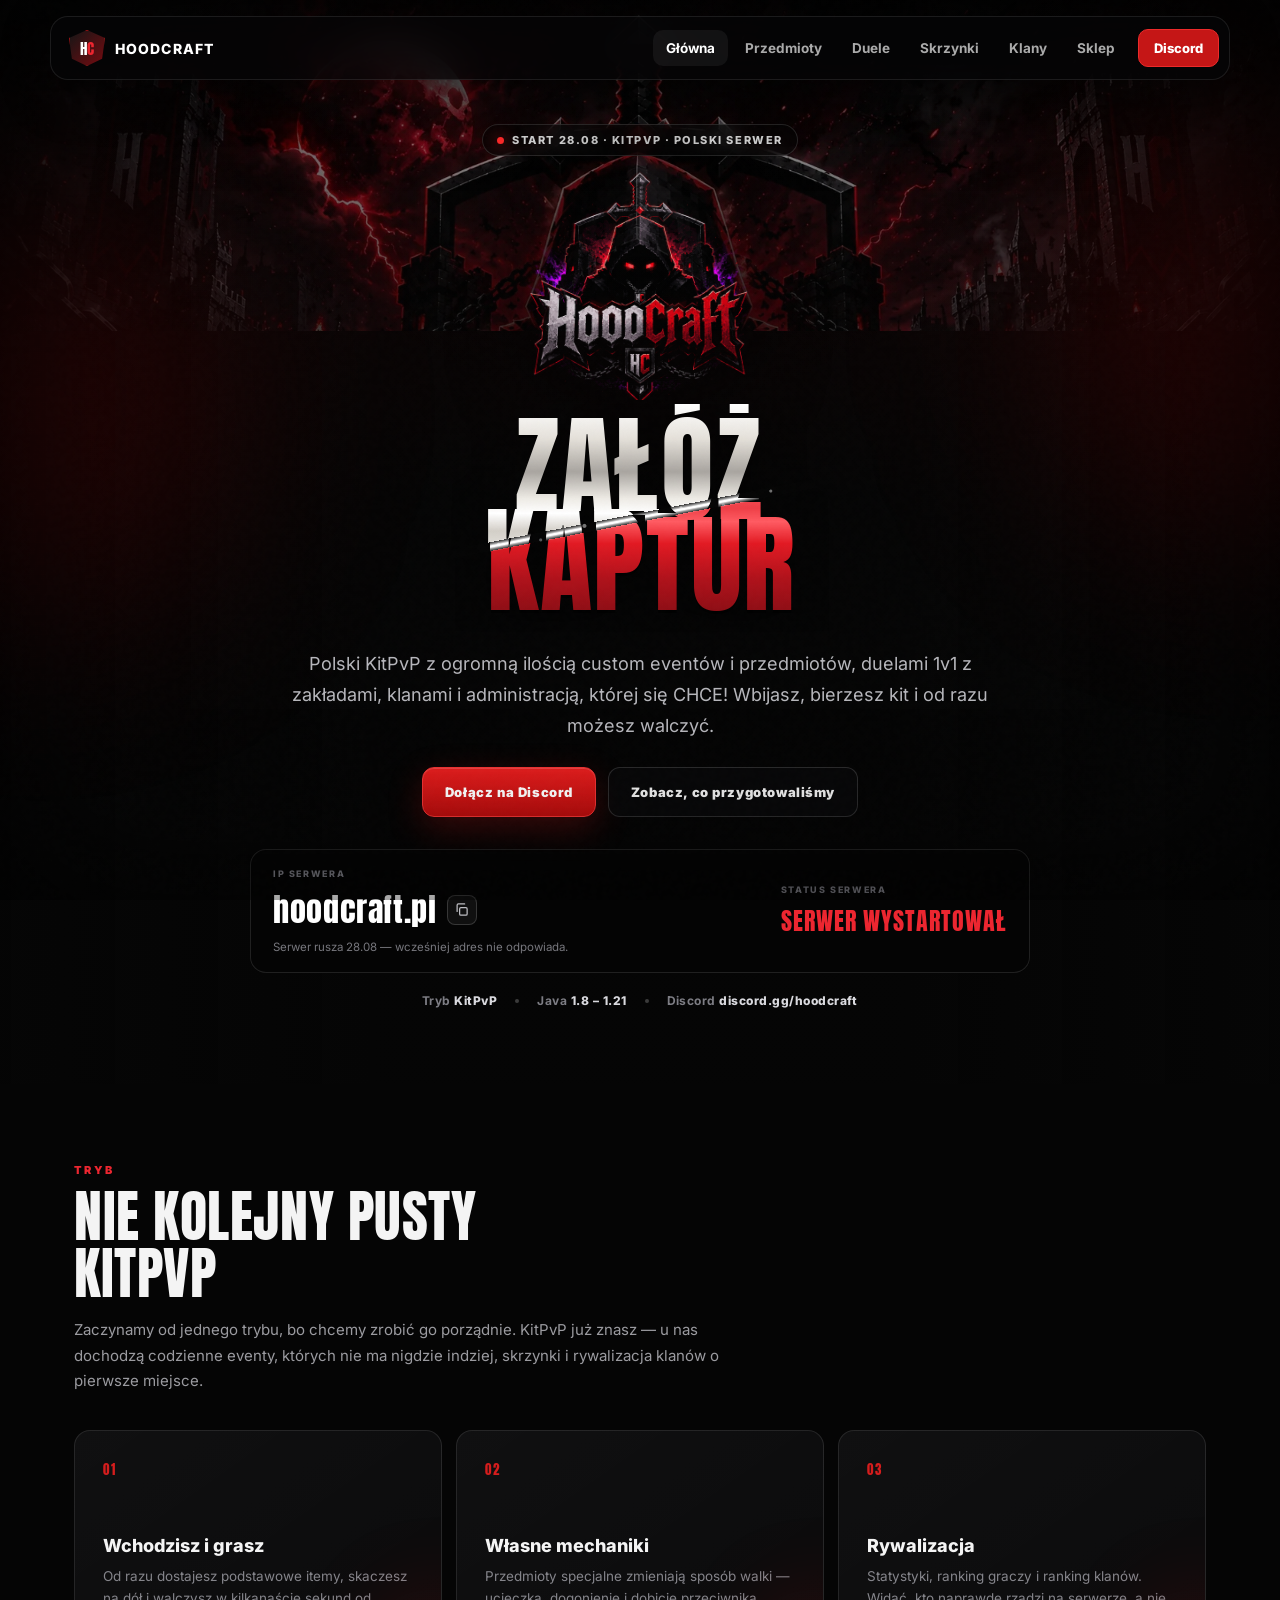
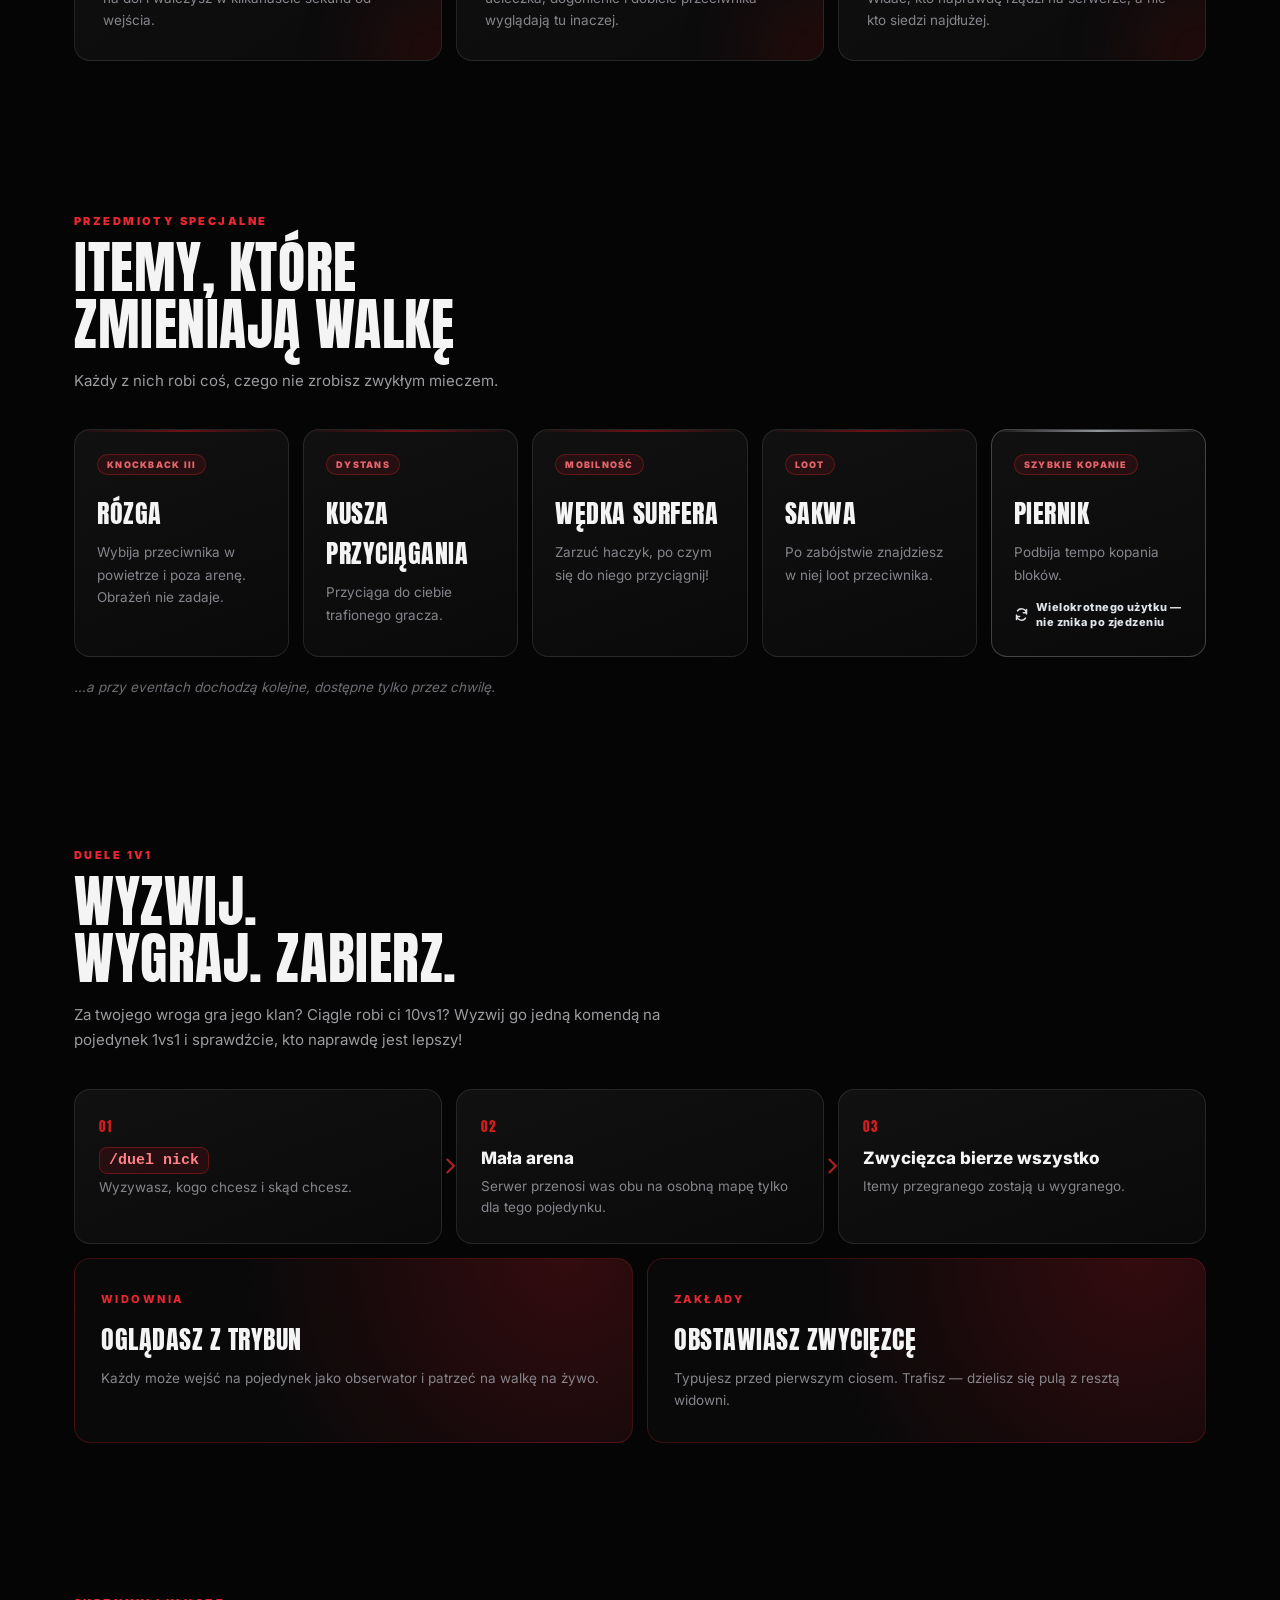
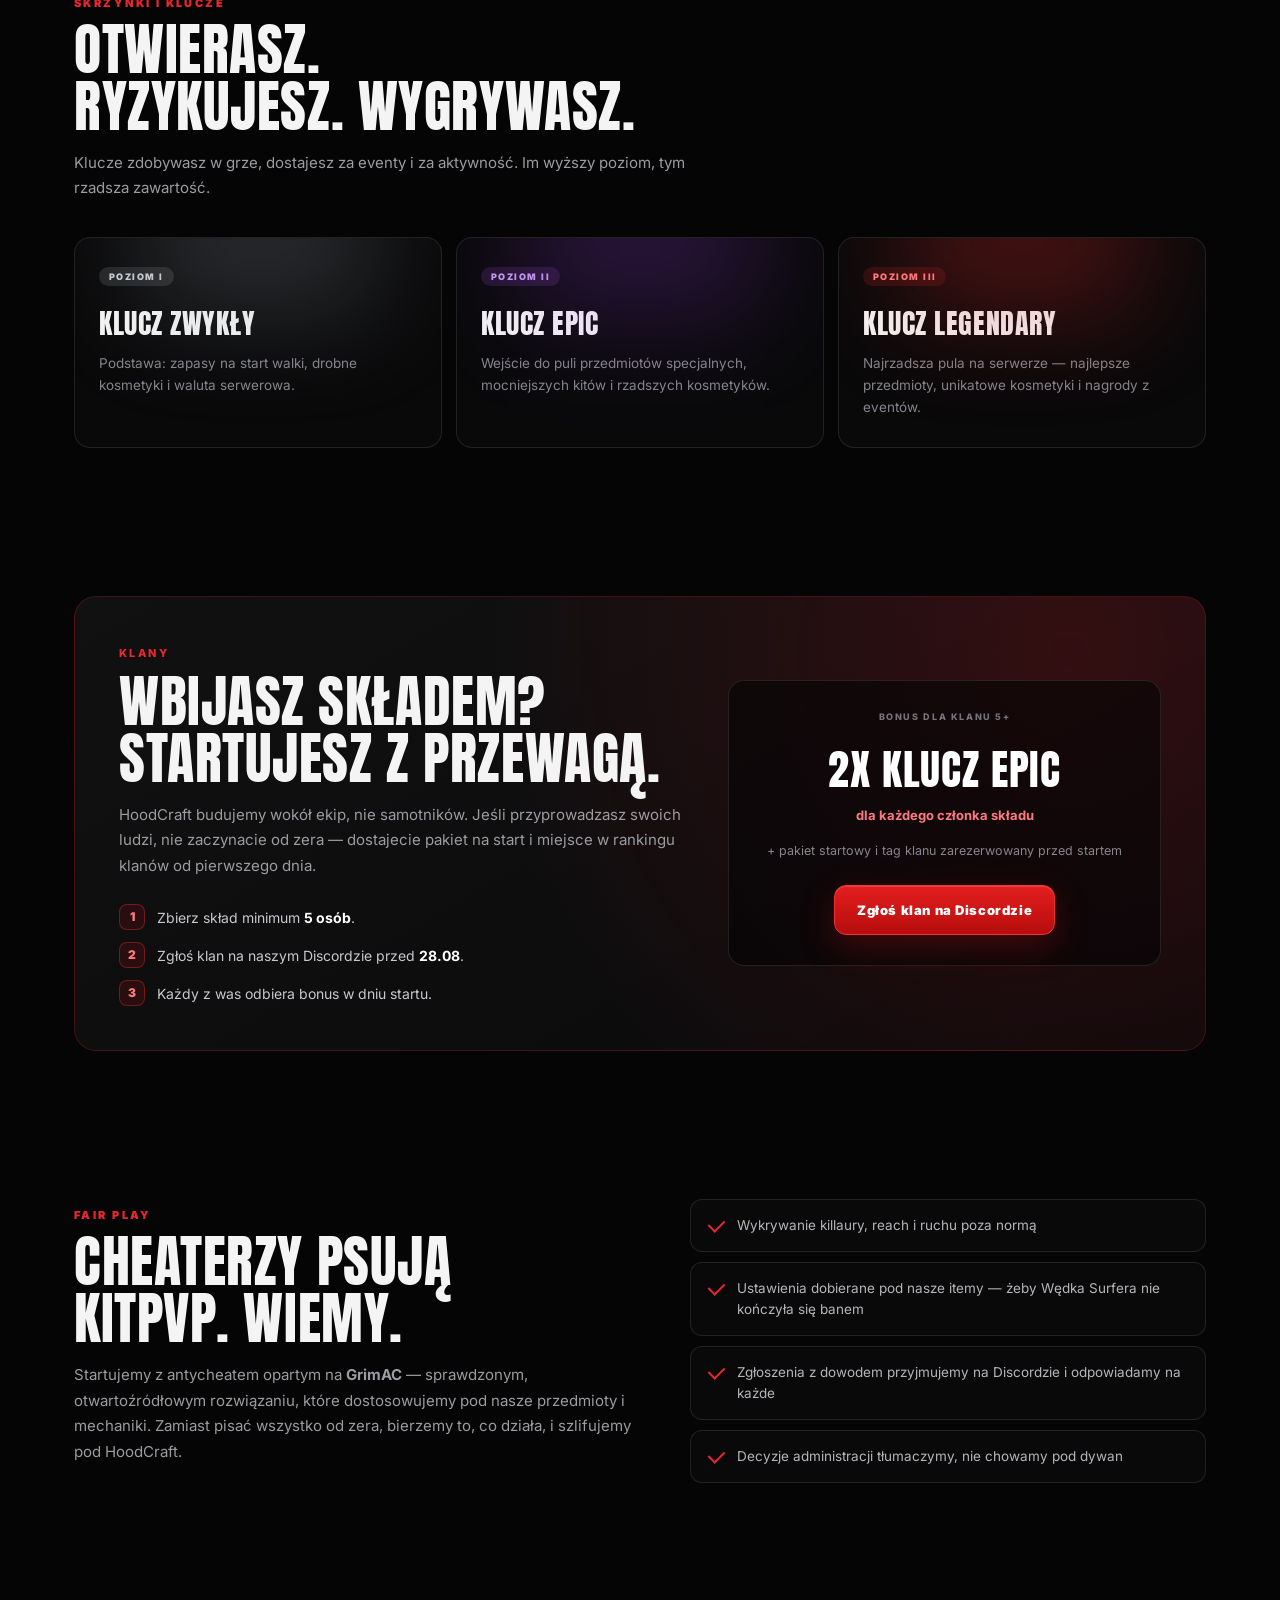
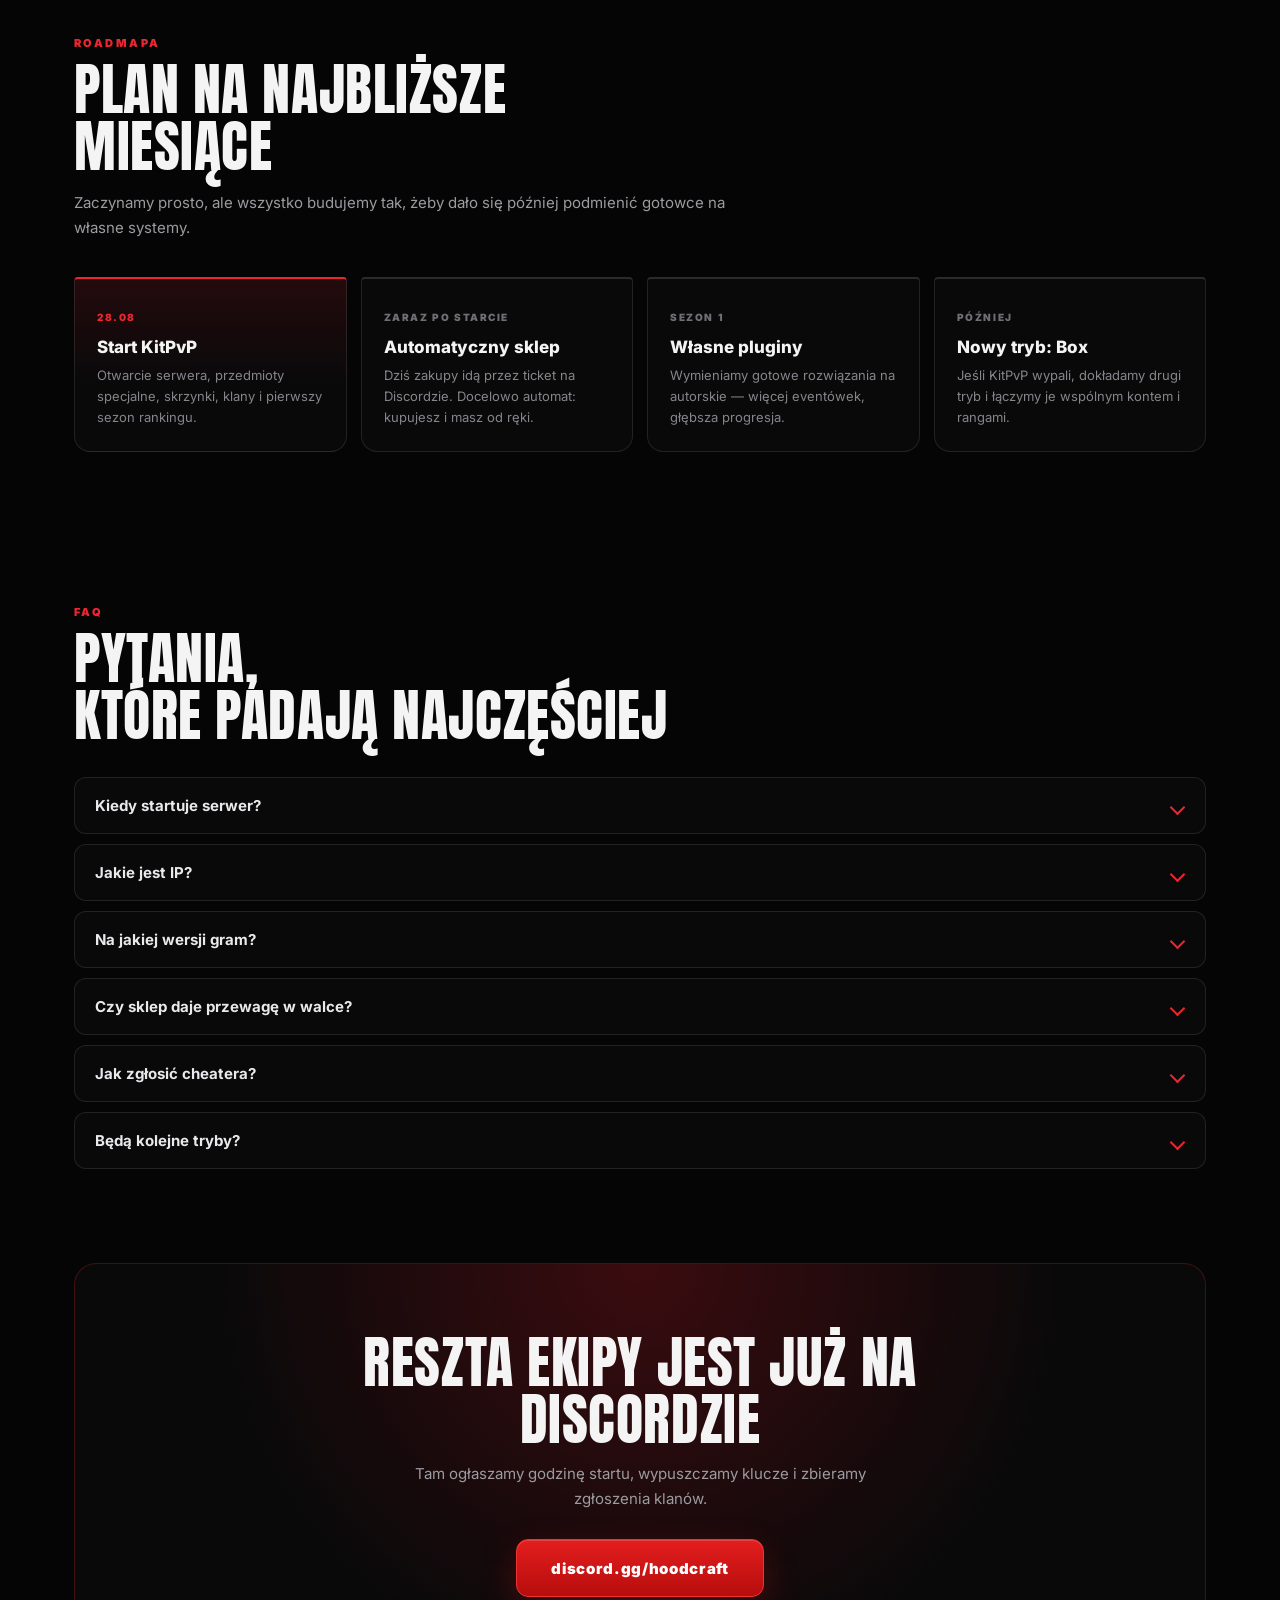
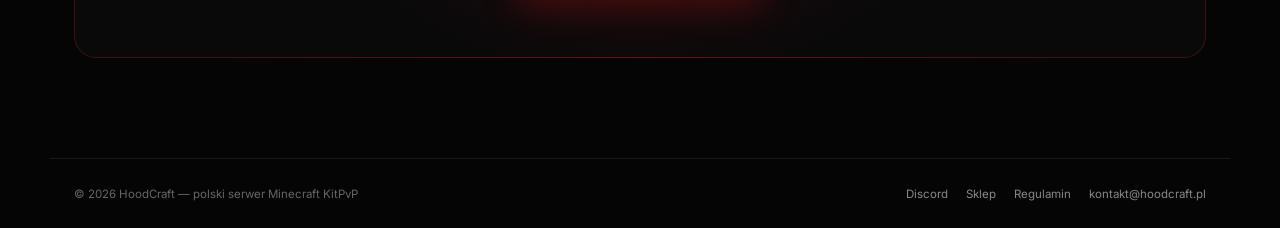
<file: index.html>
<!DOCTYPE html>
<html lang="pl">
<head>
<meta charset="utf-8">
<meta name="viewport" content="width=device-width, initial-scale=1">
<title>HoodCraft — polski KitPvP | Start 28.08</title>
<meta name="description" content="HoodCraft — polski serwer Minecraft KitPvP z własnymi eventami, przedmiotami, skrzynkami, duelami 1v1 z zakładami i klanami. Start 28.08, IP: hoodcraft.pl">
<meta name="theme-color" content="#050505">
<link rel="canonical" href="https://hoodcraft.pl/">

<meta property="og:type" content="website">
<meta property="og:url" content="https://hoodcraft.pl/">
<meta property="og:title" content="HoodCraft — polski KitPvP | Start 28.08">
<meta property="og:description" content="Własne przedmioty, skrzynki, duele 1v1 z widownią i zakładami oraz wojna klanów. Start 28.08.">
<meta property="og:image" content="https://hoodcraft.pl/assets/og-image.jpg">
<meta property="og:image:width" content="1200">
<meta property="og:image:height" content="630">
<meta property="og:image:alt" content="HoodCraft — polski serwer Minecraft KitPvP">
<meta property="og:locale" content="pl_PL">
<meta name="twitter:card" content="summary_large_image">

<link rel="icon" href="assets/favicon.svg" type="image/svg+xml">
<link rel="apple-touch-icon" href="assets/apple-touch-icon.png">

<link rel="preload" as="font" type="font/woff2" href="assets/fonts/anton-latin.woff2" crossorigin>
<link rel="preload" as="font" type="font/woff2" href="assets/fonts/anton-latin-ext.woff2" crossorigin>
<link rel="preload" as="font" type="font/woff2" href="assets/fonts/inter-latin.woff2" crossorigin>
<link rel="preload" as="image" href="assets/hero.webp" fetchpriority="high">
<link rel="stylesheet" href="style.css">
</head>
<body>
<div class="noise" aria-hidden="true"></div>

<a class="skip-link" href="#tresc">Przejdź do treści</a>

<div class="nav-wrap">
  <nav class="nav" aria-label="Nawigacja główna">
    <a class="brand" href="#glowna" data-tab="glowna">
      <span class="brand-mark" aria-hidden="true">H<em>C</em></span>
      <span class="brand-name">HOODCRAFT</span>
    </a>

    <button class="nav-toggle" type="button" aria-expanded="false" aria-controls="nav-menu" aria-label="Menu">
      <span aria-hidden="true"></span><span aria-hidden="true"></span><span aria-hidden="true"></span>
    </button>

    <div class="nav-links" id="nav-menu">
      <button class="nav-link active" type="button" data-tab="glowna">Główna</button>
      <button class="nav-link" type="button" data-scroll="itemy">Przedmioty</button>
      <button class="nav-link" type="button" data-scroll="duele">Duele</button>
      <button class="nav-link" type="button" data-scroll="skrzynki">Skrzynki</button>
      <button class="nav-link" type="button" data-scroll="klany">Klany</button>
      <button class="nav-link" type="button" data-tab="sklep">Sklep</button>
      <a class="discord-mini" href="https://discord.gg/hoodcraft" target="_blank" rel="noopener">Discord</a>
    </div>
  </nav>
</div>

<main id="tresc">

<!-- ============ GŁÓWNA ============ -->
<div id="glowna" class="tab-page active">

  <section class="hero">
    <div class="hero-bg" aria-hidden="true"></div>
    <div class="hero-overlay" aria-hidden="true"></div>
    <div class="red-glow glow-left" aria-hidden="true"></div>
    <div class="red-glow glow-right" aria-hidden="true"></div>

    <div class="hero-content">
      <p class="status-pill"><span aria-hidden="true"></span>START 28.08 &middot; KITPVP &middot; POLSKI SERWER</p>

      <span class="hero-logo-wrap">
        <img class="hero-logo" src="assets/logo.png" alt="HoodCraft" width="520" height="520" fetchpriority="high">
      </span>

      <!--
        NAPIS PRZECIĘTY MIECZEM
        Trzy nałożone kopie tego samego tekstu:
          .cut__half--top  → wszystko NAD linią cięcia (srebro), odsunięte w lewo-górę
          .cut__half--bot  → wszystko POD linią cięcia (czerwień), odsunięte w prawo-dół
          .cut__half--edge → wąski pas dokładnie na linii cięcia (rozżarzona rana)
        Zmieniasz hasło? Wystarczy w pierwszej kopii — script.js zsynchronizuje resztę.
      -->
      <h1 class="hero-title cut">
        <span class="cut__half cut__half--top" data-cut-source>
          <span class="cut__line">ZAŁÓŻ</span>
          <span class="cut__line">KAPTUR</span>
        </span>
        <span class="cut__half cut__half--bot" aria-hidden="true">
          <span class="cut__line">ZAŁÓŻ</span>
          <span class="cut__line">KAPTUR</span>
        </span>
        <span class="cut__half cut__half--edge" aria-hidden="true">
          <span class="cut__line">ZAŁÓŻ</span>
          <span class="cut__line">KAPTUR</span>
        </span>
        <span class="cut__spark" aria-hidden="true"></span>
      </h1>

      <p class="lead">
        Polski KitPvP z ogromną ilością custom eventów i przedmiotów, duelami 1v1 z zakładami, klanami i administracją, której się CHCE!
        Wbijasz, bierzesz kit i od razu możesz walczyć.
      </p>

      <div class="actions">
        <a class="btn btn-primary" href="https://discord.gg/hoodcraft" target="_blank" rel="noopener">Dołącz na Discord</a>
        <button class="btn btn-ghost" type="button" data-scroll="itemy">Zobacz, co przygotowaliśmy</button>
      </div>

      <div class="ip-box">
        <div class="ip-main">
          <span class="kicker">IP SERWERA</span>
          <button class="ip-copy" type="button" data-copy="hoodcraft.pl" aria-label="Skopiuj adres IP hoodcraft.pl">
            <strong>hoodcraft.pl</strong>
            <span class="ip-copy-icon" aria-hidden="true">
              <svg viewBox="0 0 24 24" fill="none" stroke="currentColor" stroke-width="2" stroke-linecap="round" stroke-linejoin="round">
                <rect x="9" y="9" width="12" height="12" rx="2"></rect>
                <path d="M5 15V5a2 2 0 0 1 2-2h10"></path>
              </svg>
            </span>
          </button>
          <span class="ip-note">Serwer rusza 28.08 — wcześniej adres nie odpowiada.</span>
        </div>

        <div class="countdown" data-deadline="2026-08-28T18:00:00+02:00" aria-live="polite">
          <span class="kicker">DO STARTU ZOSTAŁO</span>
          <div class="countdown-grid">
            <div><b data-cd="d">--</b><i>DNI</i></div>
            <div><b data-cd="h">--</b><i>GODZ</i></div>
            <div><b data-cd="m">--</b><i>MIN</i></div>
            <div><b data-cd="s">--</b><i>SEK</i></div>
          </div>
        </div>
      </div>

      <p class="server-strip">
        <span>Tryb <b>KitPvP</b></span>
        <span class="divider" aria-hidden="true"></span>
        <span>Java <b>1.8 – 1.21</b></span>
        <span class="divider" aria-hidden="true"></span>
        <span>Discord <b>discord.gg/hoodcraft</b></span>
      </p>
    </div>
  </section>

  <!-- ---- TRYB ---- -->
  <section class="below reveal" id="tryb">
    <div class="section-head">
      <span>TRYB</span>
      <h2>Nie kolejny pusty<br>KitPvP</h2>
      <p>
        Zaczynamy od jednego trybu, bo chcemy zrobić go porządnie. KitPvP już znasz — u nas dochodzą codzienne eventy, których nie ma nigdzie indziej, skrzynki i rywalizacja klanów o pierwsze miejsce.
      </p>
    </div>

    <div class="feature-grid">
      <article class="feature-card">
        <span class="num">01</span>
        <h3>Wchodzisz i grasz</h3>
        <p>Od razu dostajesz podstawowe itemy, skaczesz na dół i walczysz w kilkanaście sekund od wejścia.</p>
      </article>
      <article class="feature-card">
        <span class="num">02</span>
        <h3>Własne mechaniki</h3>
        <p>Przedmioty specjalne zmieniają sposób walki — ucieczka, dogonienie i dobicie przeciwnika wyglądają tu inaczej.</p>
      </article>
      <article class="feature-card">
        <span class="num">03</span>
        <h3>Rywalizacja</h3>
        <p>Statystyki, ranking graczy i ranking klanów. Widać, kto naprawdę rządzi na serwerze, a nie kto siedzi najdłużej.</p>
      </article>
    </div>
  </section>

  <!-- ---- PRZEDMIOTY ---- -->
  <section class="below reveal" id="itemy">
    <div class="section-head">
      <span>PRZEDMIOTY SPECJALNE</span>
      <h2>Itemy, które<br>zmieniają walkę</h2>
      <p>Każdy z nich robi coś, czego nie zrobisz zwykłym mieczem.</p>
    </div>

    <div class="item-grid">
      <article class="item-card">
        <span class="item-tag">KNOCKBACK III</span>
        <h3>Rózga</h3>
        <p>Wybija przeciwnika w powietrze i poza arenę. Obrażeń nie zadaje.</p>
      </article>
      <article class="item-card">
        <span class="item-tag">DYSTANS</span>
        <h3>Kusza Przyciągania</h3>
        <p>Przyciąga do ciebie trafionego gracza.</p>
      </article>
      <article class="item-card">
        <span class="item-tag">MOBILNOŚĆ</span>
        <h3>Wędka Surfera</h3>
        <p>Zarzuć haczyk, po czym się do niego przyciągnij!</p>
      </article>
      <article class="item-card">
        <span class="item-tag">LOOT</span>
        <h3>Sakwa</h3>
        <p>Po zabójstwie znajdziesz w niej loot przeciwnika.</p>
      </article>
      <article class="item-card item-card--reuse">
        <span class="item-tag">SZYBKIE KOPANIE</span>
        <h3>Piernik</h3>
        <p>Podbija tempo kopania bloków.</p>
        <span class="item-reuse">Wielokrotnego użytku — nie znika po zjedzeniu</span>
      </article>
    </div>

    <p class="item-more">…a przy eventach dochodzą kolejne, dostępne tylko przez chwilę.</p>
  </section>

  <!-- ---- DUELE ---- -->
  <section class="below reveal" id="duele">
    <div class="section-head">
      <span>DUELE 1V1</span>
      <h2>Wyzwij.<br>Wygraj. Zabierz.</h2>
      <p>Za twojego wroga gra jego klan? Ciągle robi ci 10vs1? Wyzwij go jedną komendą na pojedynek 1vs1 i sprawdźcie, kto naprawdę jest lepszy!</p>
    </div>

    <ol class="duel-flow">
      <li>
        <span class="duel-num">01</span>
        <h3><code>/duel nick</code></h3>
        <p>Wyzywasz, kogo chcesz i skąd chcesz.</p>
      </li>
      <li>
        <span class="duel-num">02</span>
        <h3>Mała arena</h3>
        <p>Serwer przenosi was obu na osobną mapę tylko dla tego pojedynku.</p>
      </li>
      <li>
        <span class="duel-num">03</span>
        <h3>Zwycięzca bierze wszystko</h3>
        <p>Itemy przegranego zostają u wygranego.</p>
      </li>
    </ol>

    <div class="duel-extra">
      <article>
        <span class="section-kicker">WIDOWNIA</span>
        <h3>Oglądasz z trybun</h3>
        <p>Każdy może wejść na pojedynek jako obserwator i patrzeć na walkę na żywo.</p>
      </article>
      <article>
        <span class="section-kicker">ZAKŁADY</span>
        <h3>Obstawiasz zwycięzcę</h3>
        <p>Typujesz przed pierwszym ciosem. Trafisz — dzielisz się pulą z resztą widowni.</p>
      </article>
    </div>
  </section>

  <!-- ---- SKRZYNKI ---- -->
  <section class="below reveal" id="skrzynki">
    <div class="section-head">
      <span>SKRZYNKI I KLUCZE</span>
      <h2>Otwierasz.<br>Ryzykujesz. Wygrywasz.</h2>
      <p>Klucze zdobywasz w grze, dostajesz za eventy i za aktywność. Im wyższy poziom, tym rzadsza zawartość.</p>
    </div>

    <div class="crate-grid">
      <article class="crate crate--common">
        <span class="crate-badge">POZIOM I</span>
        <h3>Klucz Zwykły</h3>
        <p>Podstawa: zapasy na start walki, drobne kosmetyki i waluta serwerowa.</p>
      </article>
      <article class="crate crate--epic">
        <span class="crate-badge">POZIOM II</span>
        <h3>Klucz Epic</h3>
        <p>Wejście do puli przedmiotów specjalnych, mocniejszych kitów i rzadszych kosmetyków.</p>
      </article>
      <article class="crate crate--legendary">
        <span class="crate-badge">POZIOM III</span>
        <h3>Klucz Legendary</h3>
        <p>Najrzadsza pula na serwerze — najlepsze przedmioty, unikatowe kosmetyki i nagrody z eventów.</p>
      </article>
    </div>
  </section>

  <!-- ---- KLANY ---- -->
  <section class="below reveal" id="klany">
    <div class="clan-panel">
      <div class="clan-copy">
        <span class="section-kicker">KLANY</span>
        <h2>Wbijasz składem?<br>Startujesz z przewagą.</h2>
        <p>
          HoodCraft budujemy wokół ekip, nie samotników. Jeśli przyprowadzasz swoich ludzi,
          nie zaczynacie od zera — dostajecie pakiet na start i miejsce w rankingu klanów od pierwszego dnia.
        </p>

        <ol class="clan-steps">
          <li><span class="step-no">1</span><span>Zbierz skład minimum <b>5 osób</b>.</span></li>
          <li><span class="step-no">2</span><span>Zgłoś klan na naszym Discordzie przed <b>28.08</b>.</span></li>
          <li><span class="step-no">3</span><span>Każdy z was odbiera bonus w dniu startu.</span></li>
        </ol>
      </div>

      <div class="clan-reward">
        <span class="kicker">BONUS DLA KLANU 5+</span>
        <p class="reward-big">2x Klucz Epic</p>
        <p class="reward-sub">dla każdego członka składu</p>
        <p class="reward-extra">+ pakiet startowy i tag klanu zarezerwowany przed startem</p>
        <a class="btn btn-primary" href="https://discord.gg/hoodcraft" target="_blank" rel="noopener">Zgłoś klan na Discordzie</a>
      </div>
    </div>
  </section>

  <!-- ---- FAIR PLAY ---- -->
  <section class="below reveal" id="fairplay">
    <div class="split">
      <div class="section-head">
        <span>FAIR PLAY</span>
        <h2>Cheaterzy psują<br>KitPvP. Wiemy.</h2>
        <p>
          Startujemy z antycheatem opartym na <b>GrimAC</b> — sprawdzonym, otwartoźródłowym rozwiązaniu,
          które dostosowujemy pod nasze przedmioty i mechaniki. Zamiast pisać wszystko od zera,
          bierzemy to, co działa, i szlifujemy pod HoodCraft.
        </p>
      </div>
      <ul class="check-list">
        <li>Wykrywanie killaury, reach i ruchu poza normą</li>
        <li>Ustawienia dobierane pod nasze itemy — żeby Wędka Surfera nie kończyła się banem</li>
        <li>Zgłoszenia z dowodem przyjmujemy na Discordzie i odpowiadamy na każde</li>
        <li>Decyzje administracji tłumaczymy, nie chowamy pod dywan</li>
      </ul>
    </div>
  </section>

  <!-- ---- ROADMAPA ---- -->
  <section class="below reveal" id="roadmapa">
    <div class="section-head">
      <span>ROADMAPA</span>
      <h2>Plan na najbliższe<br>miesiące</h2>
      <p>Zaczynamy prosto, ale wszystko budujemy tak, żeby dało się później podmienić gotowce na własne systemy.</p>
    </div>

    <ol class="roadmap">
      <li class="road-step is-now">
        <span class="road-when">28.08</span>
        <h3>Start KitPvP</h3>
        <p>Otwarcie serwera, przedmioty specjalne, skrzynki, klany i pierwszy sezon rankingu.</p>
      </li>
      <li class="road-step">
        <span class="road-when">Zaraz po starcie</span>
        <h3>Automatyczny sklep</h3>
        <p>Dziś zakupy idą przez ticket na Discordzie. Docelowo automat: kupujesz i masz od ręki.</p>
      </li>
      <li class="road-step">
        <span class="road-when">Sezon 1</span>
        <h3>Własne pluginy</h3>
        <p>Wymieniamy gotowe rozwiązania na autorskie — więcej eventówek, głębsza progresja.</p>
      </li>
      <li class="road-step">
        <span class="road-when">Później</span>
        <h3>Nowy tryb: Box</h3>
        <p>Jeśli KitPvP wypali, dokładamy drugi tryb i łączymy je wspólnym kontem i rangami.</p>
      </li>
    </ol>
  </section>

  <!-- ---- FAQ ---- -->
  <section class="below reveal" id="faq">
    <div class="section-head">
      <span>FAQ</span>
      <h2>Pytania,<br>które padają najczęściej</h2>
    </div>

    <div class="faq-list">
      <details>
        <summary>Kiedy startuje serwer?</summary>
        <p>28 sierpnia. Dokładną godzinę podamy na Discordzie kilka dni wcześniej.</p>
      </details>
      <details>
        <summary>Jakie jest IP?</summary>
        <p><b>hoodcraft.pl</b> — możesz je już dodać do listy serwerów, zacznie odpowiadać w dniu startu.</p>
      </details>
      <details>
        <summary>Na jakiej wersji gram?</summary>
        <p>Java Edition. Wpuszczamy klienty od 1.8 do 1.21, więc grasz na tym, na czym umiesz bić.</p>
      </details>
      <details>
        <summary>Czy sklep daje przewagę w walce?</summary>
        <p>W sklepie znajdziesz rangi, kosmetyki i klucze do skrzynek. Pilnujemy, żeby o wyniku pojedynku decydowała umiejętność, a nie kwota — przedmioty ze skrzynek zdobędziesz też grając.</p>
      </details>
      <details>
        <summary>Jak zgłosić cheatera?</summary>
        <p>Na Discordzie, na kanale zgłoszeń — nagranie albo screen mocno przyspiesza sprawę. Odpisujemy na każde zgłoszenie.</p>
      </details>
      <details>
        <summary>Będą kolejne tryby?</summary>
        <p>Tak. Kolejny w kolejce jest Box, ale dokładamy go dopiero wtedy, gdy KitPvP będzie stał solidnie.</p>
      </details>
    </div>
  </section>

  <!-- ---- CTA ---- -->
  <section class="cta-final reveal">
    <div class="cta-inner">
      <h2>Reszta ekipy jest już na Discordzie</h2>
      <p>Tam ogłaszamy godzinę startu, wypuszczamy klucze i zbieramy zgłoszenia klanów.</p>
      <a class="btn btn-primary btn-lg" href="https://discord.gg/hoodcraft" target="_blank" rel="noopener">discord.gg/hoodcraft</a>
    </div>
  </section>
</div>

<!-- ============ SKLEP ============ -->
<div id="sklep" class="tab-page">
  <section class="shop-page">
    <div class="shop-bg" aria-hidden="true"></div>

    <div class="shop-content">
      <span class="hc-badge" aria-hidden="true">H<em>C</em></span>

      <h1 class="cut cut--sm">
        <span class="cut__half cut__half--top" data-cut-source>
          <span class="cut__line">SKLEP</span>
          <span class="cut__line">SERWERA</span>
        </span>
        <span class="cut__half cut__half--bot" aria-hidden="true">
          <span class="cut__line">SKLEP</span>
          <span class="cut__line">SERWERA</span>
        </span>
        <span class="cut__half cut__half--edge" aria-hidden="true">
          <span class="cut__line">SKLEP</span>
          <span class="cut__line">SERWERA</span>
        </span>
      </h1>

      <p class="shop-intro">
        Zakupy prowadzimy przez <b>ticket na Discordzie</b>. Piszesz, co chcesz wziąć,
        dogadujemy płatność i dostajesz swoje w grze — bez automatu, za to z żywym człowiekiem
        po drugiej stronie.
      </p>

      <a class="btn btn-primary btn-lg" href="https://discord.gg/hoodcraft" target="_blank" rel="noopener">Otwórz ticket na Discordzie</a>

      <!-- ---- JAK KUPIĆ ---- -->
      <ol class="ticket-flow">
        <li>
          <span class="ticket-num">01</span>
          <h3>Wbij na Discord</h3>
          <p>discord.gg/hoodcraft — kanał <b>#sklep</b>.</p>
        </li>
        <li>
          <span class="ticket-num">02</span>
          <h3>Otwórz ticket</h3>
          <p>Napisz swój nick i co chcesz kupić. Odpisujemy zwykle w kilkanaście minut.</p>
        </li>
        <li>
          <span class="ticket-num">03</span>
          <h3>Płacisz i odbierasz</h3>
          <p>BLIK albo przelew. Ranga albo klucze lądują na koncie od razu po zaksięgowaniu.</p>
        </li>
      </ol>

      <!-- ---- RANGI ---- -->
      <div class="shop-section-head">
        <span class="section-kicker">RANGI</span>
        <h2>Cztery poziomy</h2>
      </div>

      <div class="rank-grid">
        <article class="rank rank--vip">
          <div class="rank-art">
            <img src="assets/sklep/vip.png" alt="Ranga VIP" loading="lazy" width="600" height="600">
          </div>
          <div class="rank-body">
            <h3>VIP</h3>
            <p class="rank-price">14,99 <span>zł</span></p>
            <ul>
              <li>Kolorowy prefix na czacie</li>
              <li>Podstawowe kosmetyki</li>
              <li>Wyróżnienie na liście graczy</li>
            </ul>
          </div>
        </article>

        <article class="rank rank--svip">
          <div class="rank-art">
            <img src="assets/sklep/svip.png" alt="Ranga SVIP" loading="lazy" width="600" height="600">
          </div>
          <div class="rank-body">
            <h3>SVIP</h3>
            <p class="rank-price">19,99 <span>zł</span></p>
            <ul>
              <li>Wszystko z VIP</li>
              <li>Dodatkowe zestawy startowe</li>
              <li>Specjalne komendy</li>
            </ul>
          </div>
        </article>

        <article class="rank rank--evip">
          <div class="rank-art">
            <img src="assets/sklep/evip.png" alt="Ranga EVIP" loading="lazy" width="600" height="600">
          </div>
          <div class="rank-body">
            <h3>EVIP</h3>
            <p class="rank-price">39,99 <span>zł</span></p>
            <ul>
              <li>Wszystko z SVIP</li>
              <li>Kosmetyki niedostępne niżej</li>
              <li>Pierwszeństwo wejścia na pełny serwer</li>
            </ul>
          </div>
        </article>

        <article class="rank rank--mvip">
          <div class="rank-art">
            <img src="assets/sklep/mvip.png" alt="Ranga MVIP" loading="lazy" width="600" height="600">
          </div>
          <div class="rank-body">
            <h3>MVIP</h3>
            <p class="rank-price">49,99 <span>zł</span></p>
            <ul>
              <li>Wszystko z EVIP</li>
              <li>Pełny zestaw komend</li>
              <li>Nagrody premium i efekty zabójstwa</li>
            </ul>
          </div>
        </article>
      </div>

      <!-- ---- KLUCZE ---- -->
      <div class="shop-section-head">
        <span class="section-kicker">KLUCZE DO SKRZYNEK</span>
        <h2>Otwierasz, ryzykujesz</h2>
      </div>

      <div class="key-panel">
        <div class="key-art">
          <img src="assets/sklep/klucz-legendarny.png" alt="Klucz Legendarny" loading="lazy" width="600" height="1000">
        </div>

        <div class="key-list">
          <article class="key key--rare">
            <div>
              <h3>Klucz Rzadki</h3>
              <p>Podstawowa pula: zapasy na start walki i drobne kosmetyki.</p>
            </div>
            <p class="key-price">0,49 <span>zł</span></p>
          </article>

          <article class="key key--epic">
            <div>
              <h3>Klucz Epicki</h3>
              <p>Rzadsza pula, w tym kosmetyki niedostępne w kluczu rzadkim.</p>
            </div>
            <p class="key-price">0,99 <span>zł</span></p>
          </article>

          <article class="key key--legendary">
            <div>
              <h3>Klucz Legendarny</h3>
              <p>Najrzadsza pula na serwerze — unikatowe kosmetyki i nagrody z eventów.</p>
            </div>
            <p class="key-price">1,99 <span>zł</span></p>
          </article>

          <p class="key-note">Klucze kupisz pojedynczo albo w pakietach — napisz w tickecie, ile potrzebujesz.</p>
        </div>
      </div>

      <!-- ---- INFO ---- -->
      <div class="shop-info">
        <div>
          <span class="kicker">PŁATNOŚĆ</span>
          <p>BLIK i przelew. Szczegóły dostajesz w tickecie.</p>
        </div>
        <div>
          <span class="kicker">CZAS REALIZACJI</span>
          <p>Ręcznie, zwykle tego samego dnia. Nie jesteśmy botem.</p>
        </div>
        <div>
          <span class="kicker">MASZ PYTANIE?</span>
          <p>Zapytaj w tickecie zanim zapłacisz. Od tego on jest.</p>
        </div>
      </div>

      <div class="actions">
        <a class="btn btn-primary" href="https://discord.gg/hoodcraft" target="_blank" rel="noopener">Otwórz ticket</a>
        <button class="btn btn-ghost back-link" type="button" data-tab="glowna">← Wróć na stronę główną</button>
      </div>

      <p class="shop-legal">
        Kupując, akceptujesz <a href="regulamin.html">regulamin sklepu</a>.
        Ceny w złotych, zawierają wszystkie należne opłaty.
      </p>
    </div>
  </section>
</div>

</main>

<footer>
  <span>© <span data-year>2026</span> HoodCraft — polski serwer Minecraft KitPvP</span>
  <span class="footer-links">
    <a href="https://discord.gg/hoodcraft" target="_blank" rel="noopener">Discord</a>
    <button type="button" data-tab="sklep">Sklep</button>
    <a href="regulamin.html">Regulamin</a>
    <a href="mailto:kontakt@hoodcraft.pl">kontakt@hoodcraft.pl</a>
  </span>
</footer>

<div class="toast" role="status" aria-live="polite"></div>

<script src="script.js" defer></script>
</body>
</html>
</file>
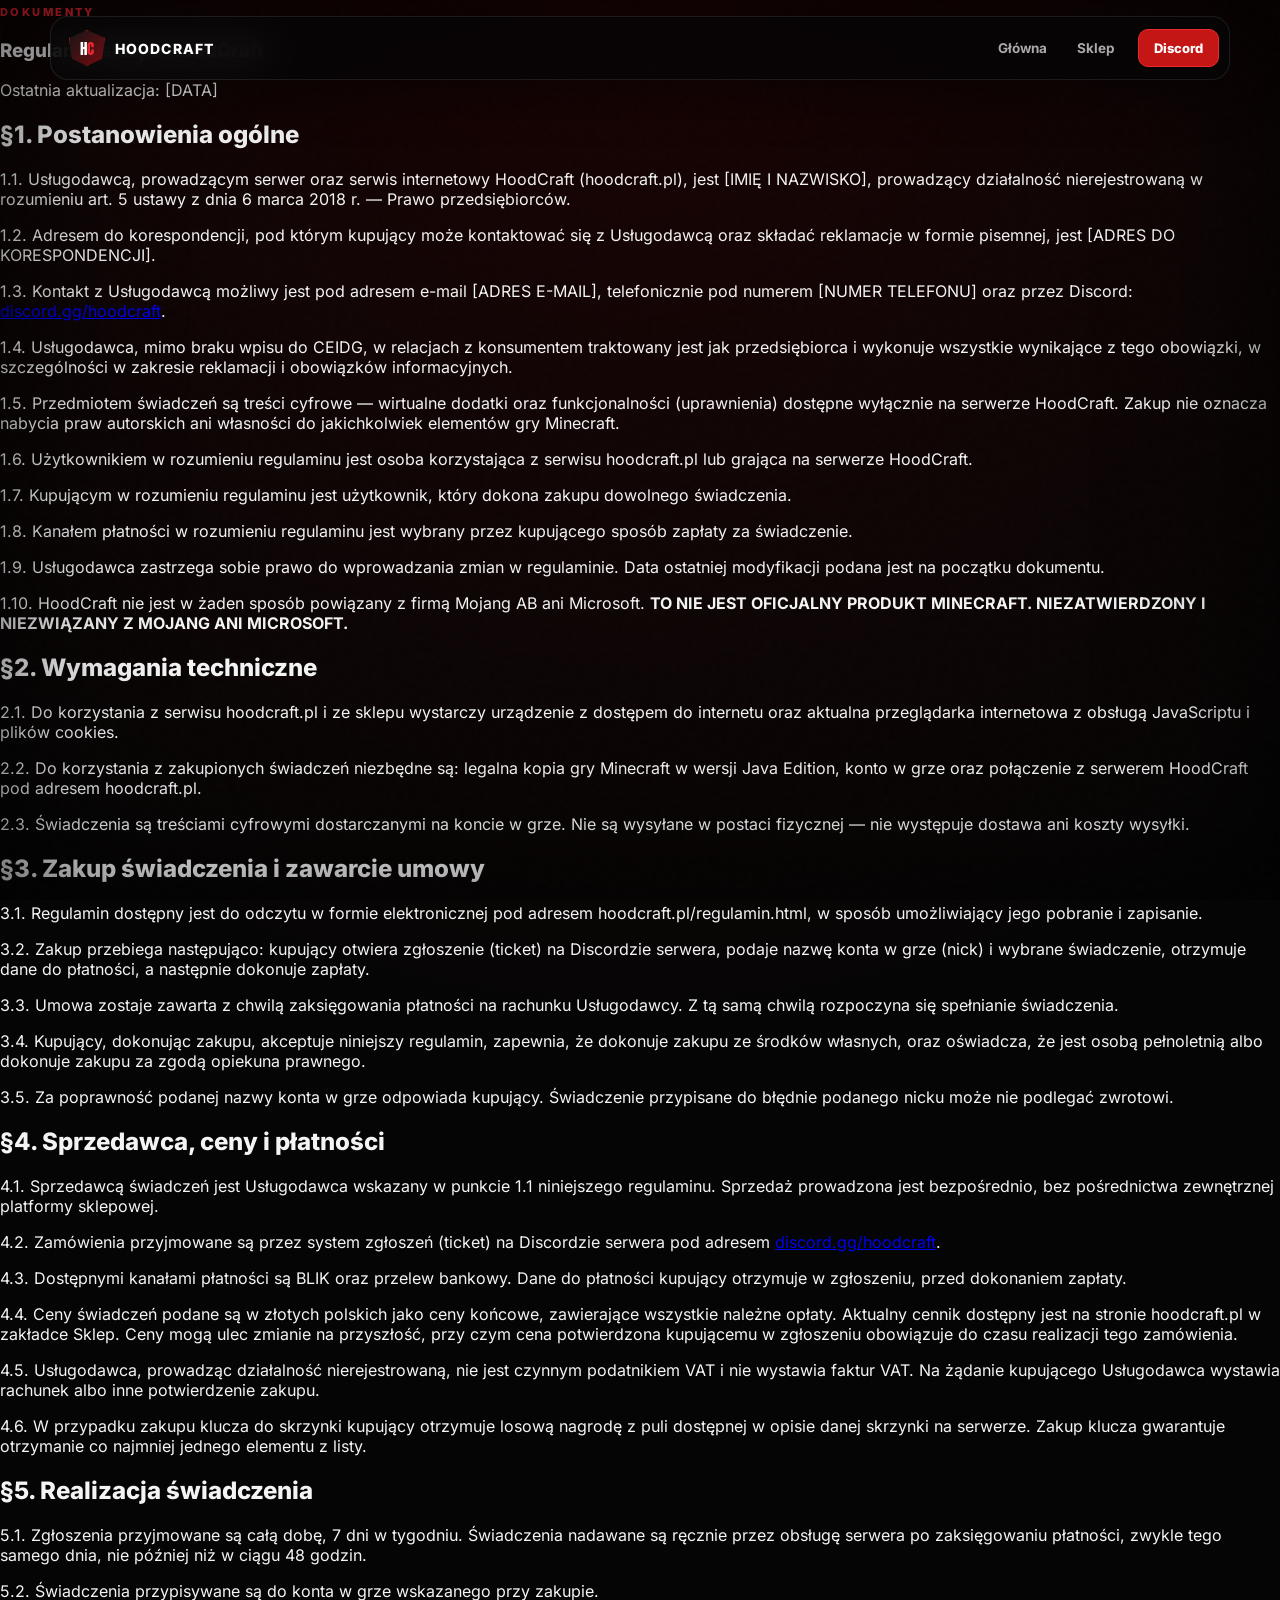
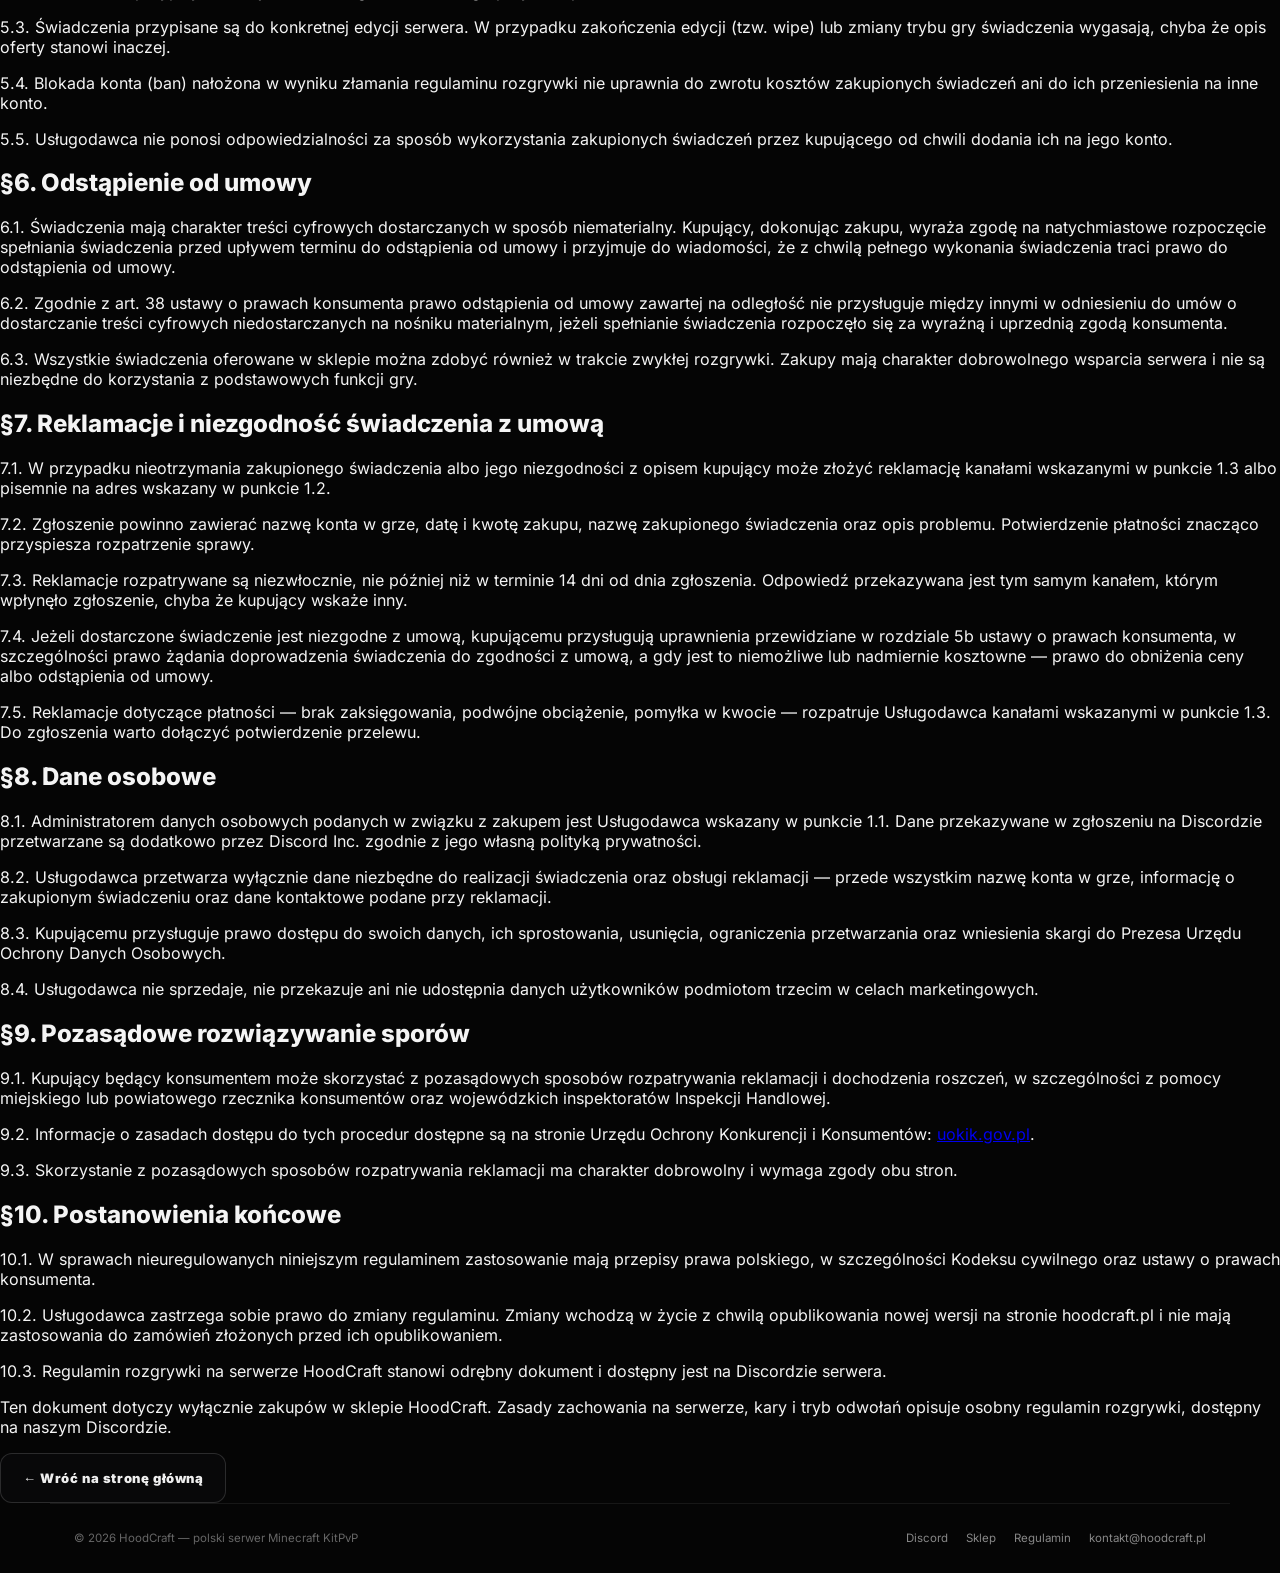
<file: regulamin.html>
<!DOCTYPE html>
<html lang="pl">
<head>
<meta charset="utf-8">
<meta name="viewport" content="width=device-width, initial-scale=1">
<title>Regulamin sklepu — HoodCraft</title>
<meta name="description" content="Regulamin sklepu serwera Minecraft HoodCraft — zasady zakupu wirtualnych świadczeń, płatności, reklamacje i odstąpienie od umowy.">
<meta name="theme-color" content="#050505">
<meta name="robots" content="index, follow">
<link rel="canonical" href="https://hoodcraft.pl/regulamin.html">

<link rel="icon" href="assets/favicon.svg" type="image/svg+xml">
<link rel="apple-touch-icon" href="assets/apple-touch-icon.png">

<link rel="preload" as="font" type="font/woff2" href="assets/fonts/anton-latin.woff2" crossorigin>
<link rel="preload" as="font" type="font/woff2" href="assets/fonts/inter-latin.woff2" crossorigin>
<link rel="stylesheet" href="style.css">
</head>
<body>
<div class="noise" aria-hidden="true"></div>

<a class="skip-link" href="#tresc">Przejdź do treści</a>

<div class="nav-wrap">
  <nav class="nav" aria-label="Nawigacja główna">
    <a class="brand" href="index.html">
      <span class="brand-mark" aria-hidden="true">H<em>C</em></span>
      <span class="brand-name">HOODCRAFT</span>
    </a>

    <div class="nav-links">
      <a class="nav-link" href="index.html">Główna</a>
      <a class="nav-link" href="index.html#sklep">Sklep</a>
      <a class="discord-mini" href="https://discord.gg/hoodcraft" target="_blank" rel="noopener">Discord</a>
    </div>
  </nav>
</div>

<main id="tresc">
<section class="legal-page">
  <article class="legal">

    <!--
      ============================================================
      UWAGA PRZED PUBLIKACJĄ
      Pola oznaczone na czerwono (klasa "fill") trzeba uzupełnić
      własnymi danymi. Nie zostawiaj ich na żywej stronie.
      Ten regulamin jest wzorem, nie poradą prawną — przed
      uruchomieniem sprzedaży warto dać go do przejrzenia prawnikowi.
      ============================================================
    -->

    <div class="legal-head">
      <span class="section-kicker">DOKUMENTY</span>
      <h1>Regulamin sklepu HoodCraft</h1>
      <p class="legal-updated">Ostatnia aktualizacja: <span class="fill">[DATA]</span></p>
    </div>

    <h2>§1. Postanowienia ogólne</h2>
    <!--
      Wersja dla DZIAŁALNOŚCI NIEREJESTROWANEJ: bez NIP i REGON,
      bo nie ma wpisu w CEIDG.

      ADRES DO KORESPONDENCJI (punkt 1.2)
      Nie musi to być adres zamieszkania, ale MUSI to być realny adres,
      pod którym faktycznie odbierasz pocztę — art. 12 ustawy o prawach
      konsumenta wymaga adresu, pod którym kupujący "może szybko
      i efektywnie" się z Tobą skontaktować, i pod który da się wysłać
      pismo reklamacyjne.

      Po zarejestrowaniu działalności gospodarczej podmień punkt 1.1 na:
      "... jest [NAZWA FIRMY], [ADRES], NIP: [NIP], REGON: [REGON],
      wpisany do CEIDG.", skasuj wzmiankę o działalności nierejestrowanej
      i popraw punkt 4.5 o braku faktur VAT.
    -->
    <p>1.1. Usługodawcą, prowadzącym serwer oraz serwis internetowy HoodCraft (hoodcraft.pl), jest <span class="fill">[IMIĘ I NAZWISKO]</span>, prowadzący działalność nierejestrowaną w rozumieniu art. 5 ustawy z dnia 6 marca 2018 r. — Prawo przedsiębiorców.</p>
    <p>1.2. Adresem do korespondencji, pod którym kupujący może kontaktować się z Usługodawcą oraz składać reklamacje w formie pisemnej, jest <span class="fill">[ADRES DO KORESPONDENCJI]</span>.</p>
    <p>1.3. Kontakt z Usługodawcą możliwy jest pod adresem e-mail <span class="fill">[ADRES E-MAIL]</span>, telefonicznie pod numerem <span class="fill">[NUMER TELEFONU]</span> oraz przez Discord: <a href="https://discord.gg/hoodcraft" target="_blank" rel="noopener">discord.gg/hoodcraft</a>.</p>
    <p>1.4. Usługodawca, mimo braku wpisu do CEIDG, w relacjach z konsumentem traktowany jest jak przedsiębiorca i wykonuje wszystkie wynikające z tego obowiązki, w szczególności w zakresie reklamacji i obowiązków informacyjnych.</p>
    <p>1.5. Przedmiotem świadczeń są treści cyfrowe — wirtualne dodatki oraz funkcjonalności (uprawnienia) dostępne wyłącznie na serwerze HoodCraft. Zakup nie oznacza nabycia praw autorskich ani własności do jakichkolwiek elementów gry Minecraft.</p>
    <p>1.6. Użytkownikiem w rozumieniu regulaminu jest osoba korzystająca z serwisu hoodcraft.pl lub grająca na serwerze HoodCraft.</p>
    <p>1.7. Kupującym w rozumieniu regulaminu jest użytkownik, który dokona zakupu dowolnego świadczenia.</p>
    <p>1.8. Kanałem płatności w rozumieniu regulaminu jest wybrany przez kupującego sposób zapłaty za świadczenie.</p>
    <p>1.9. Usługodawca zastrzega sobie prawo do wprowadzania zmian w regulaminie. Data ostatniej modyfikacji podana jest na początku dokumentu.</p>
    <p>1.10. HoodCraft nie jest w żaden sposób powiązany z firmą Mojang AB ani Microsoft. <b>TO NIE JEST OFICJALNY PRODUKT MINECRAFT. NIEZATWIERDZONY I NIEZWIĄZANY Z MOJANG ANI MICROSOFT.</b></p>

    <h2>§2. Wymagania techniczne</h2>
    <p>2.1. Do korzystania z serwisu hoodcraft.pl i ze sklepu wystarczy urządzenie z dostępem do internetu oraz aktualna przeglądarka internetowa z obsługą JavaScriptu i plików cookies.</p>
    <p>2.2. Do korzystania z zakupionych świadczeń niezbędne są: legalna kopia gry Minecraft w wersji Java Edition, konto w grze oraz połączenie z serwerem HoodCraft pod adresem hoodcraft.pl.</p>
    <p>2.3. Świadczenia są treściami cyfrowymi dostarczanymi na koncie w grze. Nie są wysyłane w postaci fizycznej — nie występuje dostawa ani koszty wysyłki.</p>

    <h2>§3. Zakup świadczenia i zawarcie umowy</h2>
    <p>3.1. Regulamin dostępny jest do odczytu w formie elektronicznej pod adresem hoodcraft.pl/regulamin.html, w sposób umożliwiający jego pobranie i zapisanie.</p>
    <p>3.2. Zakup przebiega następująco: kupujący otwiera zgłoszenie (ticket) na Discordzie serwera, podaje nazwę konta w grze (nick) i wybrane świadczenie, otrzymuje dane do płatności, a następnie dokonuje zapłaty.</p>
    <p>3.3. Umowa zostaje zawarta z chwilą zaksięgowania płatności na rachunku Usługodawcy. Z tą samą chwilą rozpoczyna się spełnianie świadczenia.</p>
    <p>3.4. Kupujący, dokonując zakupu, akceptuje niniejszy regulamin, zapewnia, że dokonuje zakupu ze środków własnych, oraz oświadcza, że jest osobą pełnoletnią albo dokonuje zakupu za zgodą opiekuna prawnego.</p>
    <p>3.5. Za poprawność podanej nazwy konta w grze odpowiada kupujący. Świadczenie przypisane do błędnie podanego nicku może nie podlegać zwrotowi.</p>

    <h2>§4. Sprzedawca, ceny i płatności</h2>
    <p>4.1. Sprzedawcą świadczeń jest Usługodawca wskazany w punkcie 1.1 niniejszego regulaminu. Sprzedaż prowadzona jest bezpośrednio, bez pośrednictwa zewnętrznej platformy sklepowej.</p>
    <p>4.2. Zamówienia przyjmowane są przez system zgłoszeń (ticket) na Discordzie serwera pod adresem <a href="https://discord.gg/hoodcraft" target="_blank" rel="noopener">discord.gg/hoodcraft</a>.</p>
    <p>4.3. Dostępnymi kanałami płatności są BLIK oraz przelew bankowy. Dane do płatności kupujący otrzymuje w zgłoszeniu, przed dokonaniem zapłaty.</p>
    <p>4.4. Ceny świadczeń podane są w złotych polskich jako ceny końcowe, zawierające wszystkie należne opłaty. Aktualny cennik dostępny jest na stronie hoodcraft.pl w zakładce Sklep. Ceny mogą ulec zmianie na przyszłość, przy czym cena potwierdzona kupującemu w zgłoszeniu obowiązuje do czasu realizacji tego zamówienia.</p>
    <p>4.5. Usługodawca, prowadząc działalność nierejestrowaną, nie jest czynnym podatnikiem VAT i nie wystawia faktur VAT. Na żądanie kupującego Usługodawca wystawia rachunek albo inne potwierdzenie zakupu.</p>
    <p>4.6. W przypadku zakupu klucza do skrzynki kupujący otrzymuje losową nagrodę z puli dostępnej w opisie danej skrzynki na serwerze. Zakup klucza gwarantuje otrzymanie co najmniej jednego elementu z listy.</p>

    <h2>§5. Realizacja świadczenia</h2>
    <p>5.1. Zgłoszenia przyjmowane są całą dobę, 7 dni w tygodniu. Świadczenia nadawane są ręcznie przez obsługę serwera po zaksięgowaniu płatności, zwykle tego samego dnia, nie później niż w ciągu 48 godzin.</p>
    <p>5.2. Świadczenia przypisywane są do konta w grze wskazanego przy zakupie.</p>
    <p>5.3. Świadczenia przypisane są do konkretnej edycji serwera. W przypadku zakończenia edycji (tzw. wipe) lub zmiany trybu gry świadczenia wygasają, chyba że opis oferty stanowi inaczej.</p>
    <p>5.4. Blokada konta (ban) nałożona w wyniku złamania regulaminu rozgrywki nie uprawnia do zwrotu kosztów zakupionych świadczeń ani do ich przeniesienia na inne konto.</p>
    <p>5.5. Usługodawca nie ponosi odpowiedzialności za sposób wykorzystania zakupionych świadczeń przez kupującego od chwili dodania ich na jego konto.</p>

    <h2>§6. Odstąpienie od umowy</h2>
    <p>6.1. Świadczenia mają charakter treści cyfrowych dostarczanych w sposób niematerialny. Kupujący, dokonując zakupu, wyraża zgodę na natychmiastowe rozpoczęcie spełniania świadczenia przed upływem terminu do odstąpienia od umowy i przyjmuje do wiadomości, że z chwilą pełnego wykonania świadczenia traci prawo do odstąpienia od umowy.</p>
    <p>6.2. Zgodnie z art. 38 ustawy o prawach konsumenta prawo odstąpienia od umowy zawartej na odległość nie przysługuje między innymi w odniesieniu do umów o dostarczanie treści cyfrowych niedostarczanych na nośniku materialnym, jeżeli spełnianie świadczenia rozpoczęło się za wyraźną i uprzednią zgodą konsumenta.</p>
    <p>6.3. Wszystkie świadczenia oferowane w sklepie można zdobyć również w trakcie zwykłej rozgrywki. Zakupy mają charakter dobrowolnego wsparcia serwera i nie są niezbędne do korzystania z podstawowych funkcji gry.</p>

    <h2>§7. Reklamacje i niezgodność świadczenia z umową</h2>
    <p>7.1. W przypadku nieotrzymania zakupionego świadczenia albo jego niezgodności z opisem kupujący może złożyć reklamację kanałami wskazanymi w punkcie 1.3 albo pisemnie na adres wskazany w punkcie 1.2.</p>
    <p>7.2. Zgłoszenie powinno zawierać nazwę konta w grze, datę i kwotę zakupu, nazwę zakupionego świadczenia oraz opis problemu. Potwierdzenie płatności znacząco przyspiesza rozpatrzenie sprawy.</p>
    <p>7.3. Reklamacje rozpatrywane są niezwłocznie, nie później niż w terminie 14 dni od dnia zgłoszenia. Odpowiedź przekazywana jest tym samym kanałem, którym wpłynęło zgłoszenie, chyba że kupujący wskaże inny.</p>
    <p>7.4. Jeżeli dostarczone świadczenie jest niezgodne z umową, kupującemu przysługują uprawnienia przewidziane w rozdziale 5b ustawy o prawach konsumenta, w szczególności prawo żądania doprowadzenia świadczenia do zgodności z umową, a gdy jest to niemożliwe lub nadmiernie kosztowne — prawo do obniżenia ceny albo odstąpienia od umowy.</p>
    <p>7.5. Reklamacje dotyczące płatności — brak zaksięgowania, podwójne obciążenie, pomyłka w kwocie — rozpatruje Usługodawca kanałami wskazanymi w punkcie 1.3. Do zgłoszenia warto dołączyć potwierdzenie przelewu.</p>

    <h2>§8. Dane osobowe</h2>
    <p>8.1. Administratorem danych osobowych podanych w związku z zakupem jest Usługodawca wskazany w punkcie 1.1. Dane przekazywane w zgłoszeniu na Discordzie przetwarzane są dodatkowo przez Discord Inc. zgodnie z jego własną polityką prywatności.</p>
    <p>8.2. Usługodawca przetwarza wyłącznie dane niezbędne do realizacji świadczenia oraz obsługi reklamacji — przede wszystkim nazwę konta w grze, informację o zakupionym świadczeniu oraz dane kontaktowe podane przy reklamacji.</p>
    <p>8.3. Kupującemu przysługuje prawo dostępu do swoich danych, ich sprostowania, usunięcia, ograniczenia przetwarzania oraz wniesienia skargi do Prezesa Urzędu Ochrony Danych Osobowych.</p>
    <p>8.4. Usługodawca nie sprzedaje, nie przekazuje ani nie udostępnia danych użytkowników podmiotom trzecim w celach marketingowych.</p>

    <h2>§9. Pozasądowe rozwiązywanie sporów</h2>
    <p>9.1. Kupujący będący konsumentem może skorzystać z pozasądowych sposobów rozpatrywania reklamacji i dochodzenia roszczeń, w szczególności z pomocy miejskiego lub powiatowego rzecznika konsumentów oraz wojewódzkich inspektoratów Inspekcji Handlowej.</p>
    <p>9.2. Informacje o zasadach dostępu do tych procedur dostępne są na stronie Urzędu Ochrony Konkurencji i Konsumentów: <a href="https://uokik.gov.pl/" target="_blank" rel="noopener">uokik.gov.pl</a>.</p>
    <p>9.3. Skorzystanie z pozasądowych sposobów rozpatrywania reklamacji ma charakter dobrowolny i wymaga zgody obu stron.</p>

    <h2>§10. Postanowienia końcowe</h2>
    <p>10.1. W sprawach nieuregulowanych niniejszym regulaminem zastosowanie mają przepisy prawa polskiego, w szczególności Kodeksu cywilnego oraz ustawy o prawach konsumenta.</p>
    <p>10.2. Usługodawca zastrzega sobie prawo do zmiany regulaminu. Zmiany wchodzą w życie z chwilą opublikowania nowej wersji na stronie hoodcraft.pl i nie mają zastosowania do zamówień złożonych przed ich opublikowaniem.</p>
    <p>10.3. Regulamin rozgrywki na serwerze HoodCraft stanowi odrębny dokument i dostępny jest na Discordzie serwera.</p>

    <p class="legal-note">
      Ten dokument dotyczy wyłącznie zakupów w sklepie HoodCraft. Zasady zachowania
      na serwerze, kary i tryb odwołań opisuje osobny regulamin rozgrywki, dostępny
      na naszym Discordzie.
    </p>

    <a class="btn btn-ghost legal-back" href="index.html">← Wróć na stronę główną</a>
  </article>
</section>
</main>

<footer>
  <span>© <span data-year>2026</span> HoodCraft — polski serwer Minecraft KitPvP</span>
  <span class="footer-links">
    <a href="https://discord.gg/hoodcraft" target="_blank" rel="noopener">Discord</a>
    <a href="index.html#sklep">Sklep</a>
    <a href="regulamin.html">Regulamin</a>
    <a href="mailto:kontakt@hoodcraft.pl">kontakt@hoodcraft.pl</a>
  </span>
</footer>

<script src="script.js" defer></script>
</body>
</html>
</file>
<file: style.css>
/* ============================================================
   FONTY — hostowane lokalnie (bez zapytań do Google,
   szybciej i bez przekazywania IP graczy na zewnątrz)
   ============================================================ */

@font-face {
  font-family: Anton;
  font-style: normal;
  font-weight: 400;
  font-display: swap;
  src: url("assets/fonts/anton-latin-ext.woff2") format("woff2");
  unicode-range: U+0100-02BA, U+02BD-02C5, U+02C7-02CC, U+02CE-02D7, U+02DD-02FF, U+0304, U+0308, U+0329, U+1D00-1DBF, U+1E00-1E9F, U+1EF2-1EFF, U+2020, U+20A0-20AB, U+20AD-20C0, U+2113, U+2C60-2C7F, U+A720-A7FF;
}

@font-face {
  font-family: Anton;
  font-style: normal;
  font-weight: 400;
  font-display: swap;
  src: url("assets/fonts/anton-latin.woff2") format("woff2");
  unicode-range: U+0000-00FF, U+0131, U+0152-0153, U+02BB-02BC, U+02C6, U+02DA, U+02DC, U+0304, U+0308, U+0329, U+2000-206F, U+20AC, U+2122, U+2191, U+2193, U+2212, U+2215, U+FEFF, U+FFFD;
}

@font-face {
  font-family: Inter;
  font-style: normal;
  font-weight: 400 900;
  font-display: swap;
  src: url("assets/fonts/inter-latin-ext.woff2") format("woff2");
  unicode-range: U+0100-02BA, U+02BD-02C5, U+02C7-02CC, U+02CE-02D7, U+02DD-02FF, U+0304, U+0308, U+0329, U+1D00-1DBF, U+1E00-1E9F, U+1EF2-1EFF, U+2020, U+20A0-20AB, U+20AD-20C0, U+2113, U+2C60-2C7F, U+A720-A7FF;
}

@font-face {
  font-family: Inter;
  font-style: normal;
  font-weight: 400 900;
  font-display: swap;
  src: url("assets/fonts/inter-latin.woff2") format("woff2");
  unicode-range: U+0000-00FF, U+0131, U+0152-0153, U+02BB-02BC, U+02C6, U+02DA, U+02DC, U+0304, U+0308, U+0329, U+2000-206F, U+20AC, U+2122, U+2191, U+2193, U+2212, U+2215, U+FEFF, U+FFFD;
}

/* ============================================================
   HOODCRAFT — hoodcraft.pl
   Paleta: czerń + czerwień + srebro
   ============================================================ */

:root {
  --bg: #050505;
  --bg-soft: #09090a;
  --red: #c9141d;
  --red-bright: #ec2630;
  --red-deep: #7a0c12;
  --silver: #d7dbe0;
  --text: #f4f4f4;
  --muted: #9b9ba0;
  --dim: #85858b;
  --line: rgba(255, 255, 255, .10);

  --display: Anton, Impact, "Arial Narrow", sans-serif;
  --body: Inter, "Segoe UI", Arial, sans-serif;

  --shell: 1180px;
  --radius: 16px;

  /* strzałka "w kółko" — oznaczenie przedmiotu wielokrotnego użytku */
  --icon-loop: url("data:image/svg+xml,%3Csvg xmlns='http://www.w3.org/2000/svg' viewBox='0 0 24 24' fill='none' stroke='%23000' stroke-width='2.4' stroke-linecap='round' stroke-linejoin='round'%3E%3Cpath d='M20 11a8 8 0 0 0-14.3-4.9M4 13a8 8 0 0 0 14.3 4.9'/%3E%3Cpath d='M20 4v5h-5M4 20v-5h5'/%3E%3C/svg%3E");
}

* { box-sizing: border-box; }

[hidden] { display: none !important; }

html {
  scroll-behavior: smooth;
  scroll-padding-top: 96px;
  -webkit-text-size-adjust: 100%;
}

body {
  margin: 0;
  min-height: 100vh;
  overflow-x: hidden;
  color: var(--text);
  background:
    radial-gradient(circle at 50% 0%, rgba(135, 0, 0, .16), transparent 1080px),
    var(--bg);
  font-family: var(--body);
  -webkit-font-smoothing: antialiased;
}

body::before {
  content: "";
  position: fixed;
  inset: 0;
  z-index: 50;
  pointer-events: none;
  box-shadow: inset 0 0 160px rgba(0, 0, 0, .72);
}

.noise {
  position: fixed;
  inset: 0;
  z-index: 49;
  pointer-events: none;
  opacity: .03;
  background-image: url("data:image/svg+xml,%3Csvg viewBox='0 0 160 160' xmlns='http://www.w3.org/2000/svg'%3E%3Cfilter id='n'%3E%3CfeTurbulence type='fractalNoise' baseFrequency='.9' numOctaves='4' stitchTiles='stitch'/%3E%3C/filter%3E%3Crect width='100%25' height='100%25' filter='url(%23n)' opacity='.55'/%3E%3C/svg%3E");
}

h1, h2, h3 { font-weight: 800; }

::selection {
  color: #fff;
  background: rgba(201, 20, 29, .55);
}

:focus-visible {
  outline: 2px solid var(--red-bright);
  outline-offset: 3px;
}

.skip-link {
  position: fixed;
  top: -60px;
  left: 16px;
  z-index: 200;
  padding: 10px 16px;
  border-radius: 10px;
  color: #fff;
  background: var(--red);
  font-size: 13px;
  font-weight: 800;
  text-decoration: none;
  transition: top .2s ease;
}

.skip-link:focus { top: 16px; }

/* ===================== NAWIGACJA ===================== */

.nav-wrap {
  position: fixed;
  top: 0;
  width: 100%;
  z-index: 100;
  padding: 16px 20px;
  transition: padding .25s ease;
}

.nav-wrap.is-stuck { padding: 8px 20px; }

.nav {
  max-width: var(--shell);
  height: 64px;
  margin: 0 auto;
  padding: 0 10px 0 18px;
  display: flex;
  align-items: center;
  justify-content: space-between;
  border: 1px solid rgba(255, 255, 255, .09);
  border-radius: 18px;
  background: rgba(6, 6, 7, .76);
  backdrop-filter: blur(18px);
  box-shadow: 0 14px 48px rgba(0, 0, 0, .34);
  transition: background .25s ease, border-color .25s ease;
}

.nav-wrap.is-stuck .nav {
  background: rgba(6, 6, 7, .92);
  border-color: rgba(255, 255, 255, .14);
}

.brand {
  display: flex;
  align-items: center;
  gap: 10px;
  color: #fff;
  text-decoration: none;
  font-weight: 800;
  letter-spacing: .08em;
  font-size: 14px;
}

.brand-mark {
  width: 36px;
  height: 36px;
  flex: none;
  display: flex;
  align-items: center;
  justify-content: center;
  color: #fff;
  border: 1px solid rgba(225, 25, 25, .50);
  background: linear-gradient(135deg, #161616, #740b10);
  clip-path: polygon(50% 0, 100% 22%, 92% 80%, 50% 100%, 8% 80%, 0 22%);
  font-family: var(--display);
  font-size: 15px;
  font-weight: 400;
  letter-spacing: -.02em;
}

.brand-mark em,
.hc-badge em {
  color: var(--red-bright);
  font-style: normal;
}

.nav-links {
  display: flex;
  align-items: center;
  gap: 4px;
}

.nav-link {
  padding: 10px 13px;
  text-decoration: none;
  border: 0;
  border-radius: 10px;
  color: #aaa;
  background: none;
  font: inherit;
  font-size: 13.5px;
  font-weight: 700;
  cursor: pointer;
  white-space: nowrap;
  transition: color .2s ease, background .2s ease;
}

.nav-link:hover,
.nav-link.active {
  color: #fff;
  background: rgba(255, 255, 255, .055);
}

.discord-mini {
  margin-left: 6px;
  padding: 10px 15px;
  border: 1px solid #ed2a2a;
  border-radius: 10px;
  color: #fff;
  background: #c51616;
  text-decoration: none;
  font-size: 13px;
  font-weight: 800;
  white-space: nowrap;
  transition: filter .2s ease;
}

.discord-mini:hover { filter: brightness(1.12); }

.nav-toggle {
  display: none;
  width: 42px;
  height: 38px;
  padding: 0;
  flex-direction: column;
  align-items: center;
  justify-content: center;
  gap: 5px;
  border: 1px solid rgba(255, 255, 255, .12);
  border-radius: 10px;
  background: rgba(255, 255, 255, .04);
  cursor: pointer;
}

.nav-toggle span {
  width: 17px;
  height: 2px;
  border-radius: 2px;
  background: #eee;
  transition: transform .22s ease, opacity .22s ease;
}

.nav-toggle[aria-expanded="true"] span:nth-child(1) { transform: translateY(7px) rotate(45deg); }
.nav-toggle[aria-expanded="true"] span:nth-child(2) { opacity: 0; }
.nav-toggle[aria-expanded="true"] span:nth-child(3) { transform: translateY(-7px) rotate(-45deg); }

/* ===================== ZAKŁADKI ===================== */

.tab-page { display: none; }
.tab-page.active { display: block; }

/* ===================== HERO ===================== */

.hero {
  position: relative;
  display: flex;
  align-items: center;
  justify-content: center;
  overflow: hidden;
  padding: 124px 24px 64px;
}

/*
  Tło hero to wycięty górny pas grafiki (krwawy księżyc, zamki, kaptur) —
  bez wielkiego napisu HoodCraft, żeby nie bił się z logo i nagłówkiem.
  Pas siedzi u góry i gaśnie w czerń.
*/
.hero-bg {
  position: absolute;
  left: 0;
  right: 0;
  top: 0;
  height: 78%;
  background-image: url("assets/hero.jpg");
  background-image: image-set(url("assets/hero.webp") type("image/webp"), url("assets/hero.jpg") type("image/jpeg"));
  background-position: center top;
  background-size: max(100%, 900px) auto;
  background-repeat: no-repeat;
}

.hero-overlay {
  position: absolute;
  inset: 0;
  background:
    linear-gradient(90deg, rgba(5, 5, 5, .92), rgba(5, 5, 5, .18) 30%, rgba(5, 5, 5, .18) 70%, rgba(5, 5, 5, .92)),
    linear-gradient(180deg, rgba(5, 5, 5, .78) 0, rgba(5, 5, 5, .30) 14%, rgba(5, 5, 5, .55) 26%, #050505 46%);
}

.red-glow {
  position: absolute;
  width: 420px;
  height: 420px;
  border-radius: 50%;
  filter: blur(100px);
  background: rgba(220, 0, 0, .12);
}

.glow-left { left: -170px; top: 200px; }
.glow-right { right: -170px; top: 120px; }

.hero-content {
  position: relative;
  z-index: 3;
  width: 100%;
  max-width: 960px;
  display: flex;
  flex-direction: column;
  align-items: center;
  text-align: center;
}

.status-pill {
  display: inline-flex;
  align-items: center;
  gap: 8px;
  margin: 0;
  padding: 8px 14px;
  border: 1px solid rgba(255, 255, 255, .13);
  border-radius: 999px;
  color: #d1d1d1;
  background: rgba(7, 7, 7, .62);
  backdrop-filter: blur(8px);
  font-size: 11px;
  font-weight: 800;
  letter-spacing: .14em;
}

.status-pill span {
  width: 7px;
  height: 7px;
  border-radius: 50%;
  background: #ff2a2a;
  box-shadow: 0 0 16px #ff2a2a;
  animation: pulse 2.4s ease-in-out infinite;
}

@keyframes pulse {
  0%, 100% { opacity: 1; transform: scale(1); }
  50% { opacity: .45; transform: scale(.8); }
}

.hero-logo-wrap {
  position: relative;
  display: block;
}

.hero-logo-wrap::before {
  content: "";
  position: absolute;
  left: 50%;
  top: 52%;
  width: 150%;
  height: 128%;
  transform: translate(-50%, -50%);
  border-radius: 50%;
  background: radial-gradient(closest-side, rgba(5, 5, 5, .78), rgba(5, 5, 5, .35) 62%, transparent 100%);
  pointer-events: none;
}

.hero-logo {
  position: relative;
  width: min(230px, 48vw);
  height: auto;
  margin: 14px 0 0;
  filter: drop-shadow(0 22px 46px rgba(0, 0, 0, .6));
}

/* ============================================================
   NAPIS PRZECIĘTY MIECZEM
   ------------------------------------------------------------
   Jedna prosta linia cięcia biegnie przez CAŁY blok napisu.
   Wszystko NAD nią jest srebrne, wszystko POD nią czerwone —
   podział nie idzie po literach ani po pojedynczych wierszach.

   Trzy nałożone na siebie kopie tego samego tekstu:
     --top   maska zostawia część nad cięciem, przesunięta w lewo-górę
     --bot   maska zostawia część pod cięciem, przesunięta w prawo-dół
     --edge  wąski pas dokładnie na linii cięcia (rozżarzona rana),
             stoi w miejscu, więc wypełnia szczelinę między połówkami

   Kąt maski liczy się z --cut-angle, więc cięcie ma zawsze to samo
   nachylenie niezależnie od proporcji bloku tekstu.
   ============================================================ */

.cut {
  --cut-angle: 11deg;
  --cut-dir: calc(180deg - var(--cut-angle));

  position: relative;
  display: inline-block;
  margin: 4px 0 0;
  isolation: isolate;
}

/*
  Uwaga: --shift-* i --kerf są w "em" i muszą być zadeklarowane TUTAJ,
  a nie na .cut — inaczej przeglądarka policzy je względem font-size
  nagłówka, a nie względem wielkości samego napisu.
*/
.cut__half {
  --shift-x: .015em;
  --shift-y: .038em;
  --kerf: .05em;

  margin: 0;
  padding: .16em .3em .2em;
  display: flex;
  flex-direction: column;
  align-items: center;
  color: transparent;
  font-family: var(--display);
  font-size: clamp(62px, 8.4vw, 116px);
  font-weight: 400;
  line-height: .84;
  letter-spacing: .015em;
  text-transform: uppercase;
  white-space: nowrap;
  -webkit-background-clip: text;
  background-clip: text;
}

.cut__line { display: block; }

/* --- górna połowa: brudne srebro --- */
.cut__half--top {
  position: relative;
  z-index: 2;
  background-image: linear-gradient(180deg,
    #ffffff 0%,
    #e4e0d9 16%,
    #a9a5a0 31%,
    #edeae4 43%,
    #ffffff 50%,
    #d3cfc8 58%,
    #f1efeb 72%,
    #b0aca6 88%,
    #d8d4cd 100%);
  -webkit-mask-image: linear-gradient(var(--cut-dir), #000 50%, transparent 50%);
          mask-image: linear-gradient(var(--cut-dir), #000 50%, transparent 50%);
  transform: translate(calc(-1 * var(--shift-x)), calc(-1 * var(--shift-y)));
  filter: drop-shadow(0 3px 0 rgba(0, 0, 0, .6)) drop-shadow(0 10px 22px rgba(0, 0, 0, .55));
}

/* --- dolna połowa: czerwień --- */
.cut__half--bot {
  position: absolute;
  inset: 0;
  z-index: 1;
  background-image: linear-gradient(180deg,
    #ff9096 0%,
    #ff6068 26%,
    #ef3f47 44%,
    #ff5b62 50%,
    #e21a23 60%,
    #b0121b 76%,
    var(--red-deep) 100%);
  -webkit-mask-image: linear-gradient(var(--cut-dir), transparent 50%, #000 50%);
          mask-image: linear-gradient(var(--cut-dir), transparent 50%, #000 50%);
  transform: translate(var(--shift-x), var(--shift-y));
  filter: drop-shadow(0 3px 0 rgba(0, 0, 0, .6)) drop-shadow(0 10px 22px rgba(0, 0, 0, .55));
}

/* --- rozżarzona krawędź rany, widoczna tylko w obrysie liter ---
   Bez rozmytej poświaty: filter działa PRZED maską, więc rozmycie
   wypełniłoby cały pas maski i zrobiłoby z rany zwykłą kreskę
   przecinającą napis. Świecenie robimy więc samym kolorem. */
.cut__half--edge {
  position: absolute;
  inset: 0;
  z-index: 3;
  color: #fff;
  background-image: linear-gradient(180deg, #fff, #fff 46%, #ffe9ea 54%, #fff);
  -webkit-mask-image: linear-gradient(var(--cut-dir),
    transparent calc(50% - var(--kerf)),
    rgba(0, 0, 0, .55) calc(50% - var(--kerf) * .45),
    #000 calc(50% - .006em),
    #000 calc(50% + .006em),
    rgba(0, 0, 0, .55) calc(50% + var(--kerf) * .45),
    transparent calc(50% + var(--kerf)));
          mask-image: linear-gradient(var(--cut-dir),
    transparent calc(50% - var(--kerf)),
    rgba(0, 0, 0, .55) calc(50% - var(--kerf) * .45),
    #000 calc(50% - .006em),
    #000 calc(50% + .006em),
    rgba(0, 0, 0, .55) calc(50% + var(--kerf) * .45),
    transparent calc(50% + var(--kerf)));
  animation: wound 4.5s ease-in-out infinite;
}

@keyframes wound {
  0%, 100% { opacity: .85; }
  50% { opacity: 1; }
}

/* --- metaliczne odpryski wzdłuż cięcia --- */
.cut__spark {
  position: absolute;
  left: 50%;
  top: 50%;
  z-index: 4;
  width: 94%;
  height: 1.4em;
  pointer-events: none;
  transform: translate(-50%, -50%) rotate(calc(-1 * var(--cut-angle)));
  background:
    radial-gradient(circle at 9% 46%, rgba(255, 255, 255, .95) 0 1px, transparent 2px),
    radial-gradient(circle at 21% 57%, rgba(200, 208, 215, .8) 0 1px, transparent 2px),
    radial-gradient(circle at 34% 41%, rgba(255, 255, 255, .9) 0 1.5px, transparent 2.5px),
    radial-gradient(circle at 47% 60%, rgba(255, 140, 140, .8) 0 1px, transparent 2px),
    radial-gradient(circle at 62% 43%, rgba(255, 255, 255, .9) 0 1px, transparent 2px),
    radial-gradient(circle at 74% 58%, rgba(210, 218, 225, .8) 0 1px, transparent 2px),
    radial-gradient(circle at 88% 45%, rgba(255, 255, 255, .85) 0 1px, transparent 2px);
  opacity: .5;
}

/* wariant mniejszy — nagłówek sklepu */
.cut--sm .cut__half { font-size: clamp(42px, 6.4vw, 84px); }

.lead {
  max-width: 700px;
  margin: 22px auto 0;
  color: #b7b7bc;
  font-size: clamp(15px, 1.6vw, 18px);
  line-height: 1.7;
}

.actions {
  display: flex;
  flex-wrap: wrap;
  justify-content: center;
  gap: 12px;
  margin-top: 26px;
}

.btn {
  min-height: 50px;
  padding: 0 22px;
  display: inline-flex;
  align-items: center;
  justify-content: center;
  border: 1px solid transparent;
  border-radius: 12px;
  font: inherit;
  font-size: 13px;
  font-weight: 900;
  letter-spacing: .045em;
  text-align: center;
  text-decoration: none;
  cursor: pointer;
  transition: transform .18s ease, box-shadow .18s ease, filter .18s ease;
}

.btn:hover { transform: translateY(-2px); }

.btn-primary {
  color: #fff;
  background: linear-gradient(180deg, #e31e1e, #b70d0d);
  border-color: #ef3333;
  box-shadow: 0 12px 34px rgba(214, 22, 22, .26), inset 0 1px rgba(255, 255, 255, .16);
}

.btn-primary:hover { box-shadow: 0 16px 42px rgba(214, 22, 22, .38), inset 0 1px rgba(255, 255, 255, .22); }

.btn-ghost {
  color: #eee;
  background: rgba(11, 11, 12, .72);
  border-color: rgba(255, 255, 255, .14);
}

.btn-ghost:hover { border-color: rgba(255, 255, 255, .3); }

.btn-lg {
  min-height: 58px;
  padding: 0 34px;
  font-size: 15px;
}

/* ===================== IP + COUNTDOWN ===================== */

.ip-box {
  width: min(780px, 100%);
  margin-top: 32px;
  padding: 18px 22px;
  display: flex;
  flex-wrap: wrap;
  align-items: center;
  justify-content: space-between;
  gap: 20px 30px;
  border: 1px solid rgba(255, 255, 255, .11);
  border-radius: var(--radius);
  background: rgba(5, 5, 5, .68);
  backdrop-filter: blur(16px);
  text-align: left;
}

.ip-main {
  display: flex;
  flex-direction: column;
  gap: 6px;
}

.ip-copy {
  display: inline-flex;
  align-items: center;
  gap: 10px;
  padding: 0;
  border: 0;
  color: #fff;
  background: none;
  font: inherit;
  cursor: pointer;
}

.ip-copy strong {
  font-family: var(--display);
  font-size: clamp(24px, 3.2vw, 32px);
  font-weight: 400;
  letter-spacing: .02em;
}

.ip-copy-icon {
  display: grid;
  place-items: center;
  width: 30px;
  height: 30px;
  border: 1px solid rgba(255, 255, 255, .16);
  border-radius: 8px;
  color: #bdbdc2;
  background: rgba(255, 255, 255, .05);
  transition: color .2s ease, border-color .2s ease, background .2s ease;
}

.ip-copy-icon svg { width: 15px; height: 15px; }

.ip-copy:hover .ip-copy-icon {
  color: #fff;
  border-color: rgba(237, 42, 42, .6);
  background: rgba(201, 20, 29, .3);
}

.ip-note {
  color: #77777d;
  font-size: 11.5px;
}

.countdown {
  display: flex;
  flex-direction: column;
  gap: 8px;
}

.countdown-grid {
  display: grid;
  grid-template-columns: repeat(4, minmax(52px, 1fr));
  gap: 8px;
}

.countdown-grid div {
  padding: 8px 4px;
  border: 1px solid rgba(255, 255, 255, .08);
  border-radius: 10px;
  background: rgba(255, 255, 255, .035);
  text-align: center;
}

.countdown-grid b {
  display: block;
  color: #fff;
  font-family: var(--display);
  font-size: 24px;
  font-weight: 400;
  line-height: 1;
  font-variant-numeric: tabular-nums;
}

.countdown-grid i {
  display: block;
  margin-top: 4px;
  color: #74747b;
  font-size: 9px;
  font-style: normal;
  font-weight: 800;
  letter-spacing: .14em;
}

.countdown.is-live b { color: var(--red-bright); }

.countdown-live {
  color: var(--red-bright);
  font-family: var(--display);
  font-size: 24px;
  letter-spacing: .04em;
}

/* ===================== PASEK META ===================== */

.server-strip {
  margin-top: 20px;
  padding: 0;
  display: flex;
  flex-wrap: wrap;
  align-items: center;
  justify-content: center;
  gap: 10px 18px;
  color: #7d7d84;
  font-size: 12px;
  font-weight: 700;
  letter-spacing: .04em;
}

.server-strip b {
  color: #d9d9de;
  font-weight: 800;
}

.server-strip .divider {
  width: 4px;
  height: 4px;
  border-radius: 50%;
  background: rgba(255, 255, 255, .22);
}

.kicker,
.section-kicker {
  color: #74747b;
  font-size: 9px;
  font-weight: 800;
  letter-spacing: .18em;
}

.section-kicker {
  color: var(--red-bright);
  font-size: 11px;
  letter-spacing: .22em;
}

/* ===================== SEKCJE ===================== */

.below {
  max-width: var(--shell);
  margin: 0 auto;
  padding: 74px 24px;
}

.section-head { max-width: 660px; }

.section-head > span {
  color: var(--red-bright);
  font-size: 11px;
  font-weight: 900;
  letter-spacing: .22em;
}

.section-head h2,
.clan-copy h2,
.cta-inner h2 {
  margin: 10px 0 0;
  font-family: var(--display);
  font-weight: 400;
  font-size: clamp(34px, 5vw, 56px);
  line-height: 1.02;
  letter-spacing: .01em;
  text-transform: uppercase;
}

.section-head p,
.clan-copy p {
  color: var(--muted);
  font-size: 15px;
  line-height: 1.7;
}

/* --- karty trybu --- */

.feature-grid {
  display: grid;
  grid-template-columns: repeat(3, 1fr);
  gap: 14px;
  margin-top: 36px;
}

.feature-card {
  min-height: 220px;
  position: relative;
  overflow: hidden;
  padding: 28px;
  border: 1px solid var(--line);
  border-radius: var(--radius);
  background:
    linear-gradient(145deg, rgba(255, 255, 255, .028), rgba(255, 255, 255, .006)),
    var(--bg-soft);
  transition: border-color .25s ease, transform .25s ease;
}

.feature-card:hover {
  border-color: rgba(237, 42, 42, .34);
  transform: translateY(-3px);
}

.feature-card::after {
  content: "";
  position: absolute;
  right: -65px;
  bottom: -65px;
  width: 140px;
  height: 140px;
  border-radius: 50%;
  background: rgba(205, 15, 15, .12);
  filter: blur(38px);
}

.feature-card .num {
  color: #d51d1d;
  font-family: var(--display);
  font-size: 13px;
  letter-spacing: .12em;
}

.feature-card h3 {
  margin: 56px 0 9px;
  font-size: 18px;
}

.feature-card p {
  margin: 0;
  color: var(--dim);
  font-size: 13.5px;
  line-height: 1.65;
}

/* --- przedmioty specjalne --- */

.item-grid {
  display: grid;
  grid-template-columns: repeat(5, 1fr);
  gap: 14px;
  margin-top: 36px;
}

.item-card {
  position: relative;
  display: flex;
  flex-direction: column;
  overflow: hidden;
  padding: 24px 22px 26px;
  border: 1px solid var(--line);
  border-radius: var(--radius);
  background: linear-gradient(160deg, rgba(255, 255, 255, .03), rgba(255, 255, 255, .004)), var(--bg-soft);
  transition: border-color .25s ease, transform .25s ease;
}

.item-card::before {
  content: "";
  position: absolute;
  left: 0;
  top: 0;
  width: 100%;
  height: 2px;
  background: linear-gradient(90deg, transparent, var(--red), transparent);
  opacity: .5;
}

.item-card:hover {
  border-color: rgba(237, 42, 42, .34);
  transform: translateY(-3px);
}

.item-tag {
  align-self: flex-start;
  display: inline-block;
  padding: 4px 9px;
  border: 1px solid rgba(237, 42, 42, .3);
  border-radius: 999px;
  color: #e4646b;
  background: rgba(201, 20, 29, .12);
  font-size: 9px;
  font-weight: 900;
  letter-spacing: .14em;
}

.item-card h3 {
  margin: 18px 0 8px;
  font-family: var(--display);
  font-weight: 400;
  font-size: 26px;
  letter-spacing: .02em;
  text-transform: uppercase;
}

.item-card p {
  margin: 0;
  color: var(--dim);
  font-size: 13.5px;
  line-height: 1.65;
}

.item-more {
  margin: 22px 0 0;
  color: #6d6d73;
  font-size: 13.5px;
  font-style: italic;
}

/* --- przedmiot wielokrotnego użytku wyróżniamy srebrem, nie czerwienią --- */

.item-card--reuse {
  border-color: rgba(215, 219, 224, .26);
}

.item-card--reuse::before {
  background: linear-gradient(90deg, transparent, var(--silver), transparent);
  opacity: .65;
}

.item-reuse {
  margin-top: auto;
  padding-top: 14px;
  display: flex;
  align-items: center;
  gap: 7px;
  color: #dfe3e8;
  font-size: 11px;
  font-weight: 800;
  letter-spacing: .04em;
  line-height: 1.35;
}

.item-reuse::before {
  content: "";
  width: 15px;
  height: 15px;
  flex: none;
  background: currentColor;
  -webkit-mask: var(--icon-loop) center / contain no-repeat;
          mask: var(--icon-loop) center / contain no-repeat;
}

/* ===================== DUELE ===================== */

.duel-flow {
  margin: 36px 0 0;
  padding: 0;
  list-style: none;
  display: grid;
  grid-template-columns: repeat(3, 1fr);
  gap: 14px;
}

.duel-flow li {
  position: relative;
  padding: 26px 24px 24px;
  border: 1px solid var(--line);
  border-radius: var(--radius);
  background: linear-gradient(160deg, rgba(255, 255, 255, .03), rgba(255, 255, 255, .004)), var(--bg-soft);
}

/* strzałka między krokami */
.duel-flow li:not(:last-child)::after {
  content: "";
  position: absolute;
  right: -12px;
  top: 50%;
  z-index: 2;
  width: 9px;
  height: 9px;
  border-top: 2px solid rgba(237, 42, 42, .75);
  border-right: 2px solid rgba(237, 42, 42, .75);
  transform: translateY(-50%) rotate(45deg);
}

.duel-num {
  color: #d51d1d;
  font-family: var(--display);
  font-size: 13px;
  letter-spacing: .12em;
}

.duel-flow h3 {
  margin: 12px 0 8px;
  font-size: 17px;
}

.duel-flow code {
  padding: 4px 9px;
  border: 1px solid rgba(237, 42, 42, .32);
  border-radius: 8px;
  color: #ff8288;
  background: rgba(201, 20, 29, .13);
  font-family: "SFMono-Regular", Consolas, "Liberation Mono", Menlo, monospace;
  font-size: 15px;
}

.duel-flow p {
  margin: 0;
  color: var(--dim);
  font-size: 13.5px;
  line-height: 1.6;
}

.duel-extra {
  margin-top: 14px;
  display: grid;
  grid-template-columns: repeat(2, 1fr);
  gap: 14px;
}

.duel-extra article {
  position: relative;
  overflow: hidden;
  padding: 28px 26px 30px;
  border: 1px solid rgba(237, 42, 42, .22);
  border-radius: var(--radius);
  background:
    radial-gradient(circle at 88% 0%, rgba(201, 20, 29, .22), transparent 62%),
    var(--bg-soft);
}

.duel-extra h3 {
  margin: 12px 0 8px;
  font-family: var(--display);
  font-weight: 400;
  font-size: 26px;
  letter-spacing: .02em;
  text-transform: uppercase;
}

.duel-extra p {
  margin: 0;
  color: var(--dim);
  font-size: 13.5px;
  line-height: 1.65;
}

/* --- skrzynki --- */

.crate-grid {
  display: grid;
  grid-template-columns: repeat(3, 1fr);
  gap: 14px;
  margin-top: 36px;
}

.crate {
  position: relative;
  overflow: hidden;
  padding: 26px 24px 28px;
  border: 1px solid var(--line);
  border-radius: var(--radius);
  background: var(--bg-soft);
  transition: transform .25s ease, border-color .25s ease;
}

.crate::after {
  content: "";
  position: absolute;
  left: 50%;
  top: -80px;
  width: 240px;
  height: 160px;
  transform: translateX(-50%);
  filter: blur(52px);
  opacity: .5;
}

.crate:hover { transform: translateY(-3px); }

.crate--common::after { background: rgba(150, 156, 165, .45); }
.crate--epic::after { background: rgba(150, 60, 220, .45); }
.crate--legendary::after { background: rgba(224, 40, 40, .55); }

.crate--common:hover { border-color: rgba(180, 186, 195, .35); }
.crate--epic:hover { border-color: rgba(160, 80, 230, .4); }
.crate--legendary:hover { border-color: rgba(237, 42, 42, .45); }

.crate-badge {
  position: relative;
  display: inline-block;
  padding: 4px 10px;
  border-radius: 999px;
  font-size: 9px;
  font-weight: 900;
  letter-spacing: .16em;
}

.crate--common .crate-badge { color: #c9ced5; background: rgba(190, 196, 205, .14); }
.crate--epic .crate-badge { color: #c79bf5; background: rgba(160, 80, 230, .16); }
.crate--legendary .crate-badge { color: #ff8189; background: rgba(224, 40, 40, .16); }

.crate h3 {
  position: relative;
  margin: 16px 0 8px;
  font-family: var(--display);
  font-weight: 400;
  font-size: 28px;
  letter-spacing: .02em;
  text-transform: uppercase;
}

.crate p {
  position: relative;
  margin: 0;
  color: var(--dim);
  font-size: 13.5px;
  line-height: 1.65;
}

/* --- klany --- */

.clan-panel {
  display: grid;
  grid-template-columns: 1.25fr .95fr;
  gap: 40px;
  align-items: center;
  padding: 44px;
  border: 1px solid rgba(237, 42, 42, .22);
  border-radius: 22px;
  background:
    radial-gradient(circle at 88% 12%, rgba(201, 20, 29, .20), transparent 55%),
    linear-gradient(150deg, rgba(255, 255, 255, .03), rgba(255, 255, 255, .004)),
    var(--bg-soft);
}

.clan-copy h2 { margin-top: 12px; }

.clan-steps {
  margin: 26px 0 0;
  padding: 0;
  list-style: none;
  display: grid;
  gap: 12px;
}

.clan-steps li {
  display: flex;
  align-items: center;
  gap: 12px;
  color: #c8c8cd;
  font-size: 14px;
  line-height: 1.5;
}

.clan-steps b { color: #fff; }

.clan-steps .step-no {
  width: 26px;
  height: 26px;
  flex: none;
  display: grid;
  place-items: center;
  border: 1px solid rgba(237, 42, 42, .4);
  border-radius: 8px;
  color: #ff7a80;
  background: rgba(201, 20, 29, .14);
  font-size: 12px;
  font-weight: 900;
}

.clan-reward {
  padding: 30px 26px;
  display: flex;
  flex-direction: column;
  align-items: center;
  gap: 4px;
  border: 1px solid rgba(255, 255, 255, .1);
  border-radius: var(--radius);
  background: rgba(4, 4, 5, .6);
  text-align: center;
}

.reward-big {
  margin: 12px 0 0;
  color: #fff;
  font-family: var(--display);
  font-size: clamp(30px, 4vw, 42px);
  font-weight: 400;
  letter-spacing: .02em;
  text-transform: uppercase;
}

.reward-sub {
  margin: 2px 0 0;
  color: #ff7a80;
  font-size: 13px;
  font-weight: 700;
}

.reward-extra {
  margin: 14px 0 20px;
  color: var(--dim);
  font-size: 12.5px;
  line-height: 1.6;
}

/* --- fair play --- */

.split {
  display: grid;
  grid-template-columns: 1.05fr .95fr;
  gap: 46px;
  align-items: center;
}

.check-list {
  margin: 0;
  padding: 0;
  list-style: none;
  display: grid;
  gap: 10px;
}

.check-list li {
  position: relative;
  padding: 15px 18px 15px 46px;
  border: 1px solid var(--line);
  border-radius: 12px;
  background: var(--bg-soft);
  color: #b5b5ba;
  font-size: 13.5px;
  line-height: 1.55;
}

.check-list li::before {
  content: "";
  position: absolute;
  left: 18px;
  top: 19px;
  width: 13px;
  height: 8px;
  border-left: 2px solid var(--red-bright);
  border-bottom: 2px solid var(--red-bright);
  transform: rotate(-45deg);
}

/* --- roadmapa --- */

.roadmap {
  margin: 36px 0 0;
  padding: 0;
  list-style: none;
  display: grid;
  grid-template-columns: repeat(4, 1fr);
  gap: 14px;
}

.road-step {
  position: relative;
  padding: 26px 22px 24px;
  border: 1px solid var(--line);
  border-top: 2px solid rgba(255, 255, 255, .14);
  border-radius: 4px 4px var(--radius) var(--radius);
  background: var(--bg-soft);
}

.road-step.is-now {
  border-top-color: var(--red-bright);
  background: linear-gradient(180deg, rgba(201, 20, 29, .14), transparent 60%), var(--bg-soft);
}

.road-when {
  color: #6f6f75;
  font-size: 10px;
  font-weight: 900;
  letter-spacing: .16em;
  text-transform: uppercase;
}

.road-step.is-now .road-when { color: var(--red-bright); }

.road-step h3 {
  margin: 12px 0 8px;
  font-size: 17px;
}

.road-step p {
  margin: 0;
  color: var(--dim);
  font-size: 13px;
  line-height: 1.6;
}

/* --- FAQ --- */

.faq-list {
  margin-top: 32px;
  display: grid;
  gap: 10px;
}

.faq-list details {
  border: 1px solid var(--line);
  border-radius: 12px;
  background: var(--bg-soft);
  transition: border-color .2s ease;
}

.faq-list details[open] { border-color: rgba(237, 42, 42, .3); }

.faq-list summary {
  position: relative;
  padding: 18px 52px 18px 20px;
  color: #e9e9ec;
  font-size: 15px;
  font-weight: 700;
  cursor: pointer;
  list-style: none;
}

.faq-list summary::-webkit-details-marker { display: none; }

.faq-list summary::after {
  content: "";
  position: absolute;
  right: 22px;
  top: 24px;
  width: 9px;
  height: 9px;
  border-right: 2px solid var(--red-bright);
  border-bottom: 2px solid var(--red-bright);
  transform: rotate(45deg);
  transition: transform .22s ease;
}

.faq-list details[open] summary::after { transform: rotate(-135deg); }

.faq-list p {
  margin: 0;
  padding: 0 20px 20px;
  color: var(--muted);
  font-size: 14px;
  line-height: 1.7;
}

/* --- CTA --- */

.cta-final {
  max-width: var(--shell);
  margin: 0 auto;
  padding: 20px 24px 100px;
}

.cta-inner {
  padding: 60px 32px;
  display: flex;
  flex-direction: column;
  align-items: center;
  gap: 10px;
  border: 1px solid rgba(237, 42, 42, .24);
  border-radius: 22px;
  background:
    radial-gradient(circle at 50% 0%, rgba(201, 20, 29, .26), transparent 62%),
    var(--bg-soft);
  text-align: center;
}

.cta-inner h2 { max-width: 640px; }

.cta-inner p {
  max-width: 520px;
  margin: 4px 0 18px;
  color: var(--muted);
  font-size: 15px;
  line-height: 1.65;
}

/* ===================== SKLEP ===================== */

.shop-page {
  min-height: 100vh;
  position: relative;
  overflow: hidden;
  padding-top: 96px;
}

/*
  Sklep jest teraz długą stroną z cennikiem, więc tło działa tak samo
  jak w hero: pas grafiki u góry, gasnący w czerń. Rozciąganie go na
  całą wysokość robiło z kaptura wielką rozmytą plamę pod kartami.
*/
.shop-bg {
  position: absolute;
  left: 0;
  right: 0;
  top: 0;
  height: 620px;
  filter: saturate(.7) brightness(.5);
  background-image: url("assets/hero.jpg");
  background-image: image-set(url("assets/hero.webp") type("image/webp"), url("assets/hero.jpg") type("image/jpeg"));
  background-position: center top;
  background-size: max(100%, 900px) auto;
  background-repeat: no-repeat;
}

.shop-bg::after {
  content: "";
  position: absolute;
  inset: 0;
  background:
    linear-gradient(90deg, rgba(5, 5, 5, .9), rgba(5, 5, 5, .25) 30%, rgba(5, 5, 5, .25) 70%, rgba(5, 5, 5, .9)),
    linear-gradient(180deg, rgba(5, 5, 5, .8) 0, rgba(5, 5, 5, .4) 18%, #050505 92%);
}

.shop-content {
  max-width: var(--shell);
  position: relative;
  z-index: 2;
  margin: 0 auto;
  padding: 40px 24px 90px;
  display: flex;
  flex-direction: column;
  align-items: center;
  text-align: center;
}

.hc-badge {
  width: 92px;
  height: 92px;
  margin: 20px 0 18px;
  display: flex;
  align-items: center;
  justify-content: center;
  color: #fff;
  background: linear-gradient(145deg, rgba(185, 12, 12, .80), rgba(16, 16, 16, .94) 52%);
  border: 1px solid rgba(255, 255, 255, .17);
  clip-path: polygon(50% 0, 94% 22%, 86% 78%, 50% 100%, 14% 78%, 6% 22%);
  font-family: var(--display);
  font-size: 42px;
  box-shadow: 0 0 70px rgba(208, 19, 19, .18);
}

.shop-intro {
  max-width: 640px;
  margin: 22px 0 28px;
  color: #aaaab0;
  font-size: 15px;
  line-height: 1.7;
}

/* --- jak kupić: trzy kroki --- */

.ticket-flow {
  width: 100%;
  margin: 54px 0 0;
  padding: 0;
  list-style: none;
  display: grid;
  grid-template-columns: repeat(3, 1fr);
  gap: 14px;
  text-align: left;
}

.ticket-flow li {
  position: relative;
  padding: 26px 24px 24px;
  border: 1px solid var(--line);
  border-radius: var(--radius);
  background: linear-gradient(160deg, rgba(255, 255, 255, .03), rgba(255, 255, 255, .004)), var(--bg-soft);
}

.ticket-flow li:not(:last-child)::after {
  content: "";
  position: absolute;
  right: -12px;
  top: 50%;
  z-index: 2;
  width: 9px;
  height: 9px;
  border-top: 2px solid rgba(237, 42, 42, .75);
  border-right: 2px solid rgba(237, 42, 42, .75);
  transform: translateY(-50%) rotate(45deg);
}

.ticket-num {
  color: #d51d1d;
  font-family: var(--display);
  font-size: 13px;
  letter-spacing: .12em;
}

.ticket-flow h3 {
  margin: 12px 0 8px;
  font-size: 17px;
}

.ticket-flow p {
  margin: 0;
  color: var(--dim);
  font-size: 13.5px;
  line-height: 1.6;
}

/* --- nagłówek sekcji w sklepie --- */

.shop-section-head {
  width: 100%;
  margin: 68px 0 26px;
  text-align: left;
}

.shop-section-head h2 {
  margin: 10px 0 0;
  font-family: var(--display);
  font-weight: 400;
  font-size: clamp(30px, 4.4vw, 46px);
  line-height: 1.02;
  letter-spacing: .01em;
  text-transform: uppercase;
}

/* --- rangi --- */

.rank-grid {
  width: 100%;
  display: grid;
  grid-template-columns: repeat(4, 1fr);
  gap: 14px;
}

.rank {
  --accent: var(--red-bright);

  display: flex;
  flex-direction: column;
  overflow: hidden;
  border: 1px solid var(--line);
  border-radius: var(--radius);
  background: var(--bg-soft);
  text-align: left;
  transition: transform .25s ease, border-color .25s ease;
}

.rank:hover {
  transform: translateY(-4px);
  border-color: color-mix(in srgb, var(--accent) 45%, transparent);
}

.rank--vip { --accent: #f5c518; }
.rank--svip { --accent: #f2861e; }
.rank--evip { --accent: #7fe4f0; }
.rank--mvip { --accent: #bb6ff0; }

.rank-art {
  position: relative;
  aspect-ratio: 1 / 1;
  overflow: hidden;
  background: #000;
}

.rank-art::after {
  content: "";
  position: absolute;
  inset: 0;
  background: linear-gradient(180deg, transparent 62%, var(--bg-soft));
}

.rank-art img {
  width: 100%;
  height: 100%;
  object-fit: cover;
  display: block;
}

.rank-body {
  position: relative;
  padding: 4px 22px 24px;
}

.rank-body h3 {
  margin: 0;
  color: var(--accent);
  font-family: var(--display);
  font-weight: 400;
  font-size: 30px;
  letter-spacing: .04em;
  text-transform: uppercase;
}

.rank-price {
  margin: 6px 0 16px;
  color: #fff;
  font-family: var(--display);
  font-weight: 400;
  font-size: 28px;
  letter-spacing: .01em;
}

.rank-price span {
  color: var(--muted);
  font-size: 15px;
}

.rank-body ul {
  margin: 0;
  padding: 0;
  list-style: none;
  display: grid;
  gap: 8px;
}

.rank-body li {
  position: relative;
  padding-left: 20px;
  color: var(--dim);
  font-size: 13px;
  line-height: 1.55;
}

.rank-body li::before {
  content: "";
  position: absolute;
  left: 2px;
  top: 7px;
  width: 8px;
  height: 5px;
  border-left: 2px solid var(--accent);
  border-bottom: 2px solid var(--accent);
  transform: rotate(-45deg);
}

/* --- klucze --- */

.key-panel {
  width: 100%;
  display: grid;
  grid-template-columns: .8fr 1.2fr;
  gap: 30px;
  align-items: center;
  padding: 34px;
  border: 1px solid rgba(237, 42, 42, .2);
  border-radius: 22px;
  background:
    radial-gradient(circle at 22% 40%, rgba(201, 20, 29, .18), transparent 60%),
    var(--bg-soft);
}

.key-art img {
  width: 100%;
  max-width: 260px;
  height: auto;
  margin: 0 auto;
  display: block;
  filter: drop-shadow(0 18px 42px rgba(0, 0, 0, .6));
}

.key-list {
  display: grid;
  gap: 10px;
  text-align: left;
}

.key {
  --accent: var(--silver);

  display: flex;
  align-items: center;
  justify-content: space-between;
  gap: 20px;
  padding: 18px 22px;
  border: 1px solid var(--line);
  border-left: 3px solid var(--accent);
  border-radius: 12px;
  background: rgba(4, 4, 5, .6);
}

.key--rare { --accent: #b9c2cc; }
.key--epic { --accent: #a05ce6; }
.key--legendary { --accent: #f5c518; }

.key h3 {
  margin: 0 0 5px;
  color: var(--accent);
  font-family: var(--display);
  font-weight: 400;
  font-size: 21px;
  letter-spacing: .03em;
  text-transform: uppercase;
}

.key p {
  margin: 0;
  color: var(--dim);
  font-size: 13px;
  line-height: 1.55;
}

.key-price {
  flex: none;
  color: #fff;
  font-family: var(--display);
  font-weight: 400;
  font-size: 26px;
  white-space: nowrap;
}

.key-price span {
  color: var(--muted);
  font-size: 14px;
}

.key-note {
  margin: 6px 0 0;
  color: #6d6d73;
  font-size: 12.5px;
  font-style: italic;
}

/* --- pasek informacyjny --- */

.shop-info {
  width: 100%;
  margin-top: 46px;
  display: grid;
  grid-template-columns: repeat(3, 1fr);
  gap: 14px;
  text-align: left;
}

.shop-info div {
  padding: 20px 22px;
  border: 1px solid var(--line);
  border-radius: 12px;
  background: var(--bg-soft);
}

.shop-info p {
  margin: 8px 0 0;
  color: var(--dim);
  font-size: 13px;
  line-height: 1.6;
}

.shop-content .actions { margin-top: 40px; }

.shop-legal {
  margin: 18px 0 0;
  color: #6d6d73;
  font-size: 11.5px;
  line-height: 1.6;
}

.shop-legal a {
  color: #9a9aa0;
  text-decoration: underline;
  text-underline-offset: 2px;
}

.shop-legal a:hover { color: #fff; }

/* ===================== STOPKA ===================== */

footer {
  min-height: 70px;
  max-width: var(--shell);
  margin: 0 auto;
  padding: 22px 24px;
  display: flex;
  align-items: center;
  justify-content: space-between;
  gap: 14px;
  border-top: 1px solid rgba(255, 255, 255, .07);
  color: #666;
  font-size: 11.5px;
}

.footer-links {
  display: flex;
  align-items: center;
  gap: 18px;
}

footer a,
footer button {
  padding: 0;
  border: 0;
  color: #888;
  background: none;
  font: inherit;
  text-decoration: none;
  cursor: pointer;
}

footer a:hover,
footer button:hover { color: #fff; }

/* ===================== TOAST ===================== */

.toast {
  position: fixed;
  left: 50%;
  bottom: 28px;
  z-index: 300;
  padding: 13px 22px;
  border: 1px solid rgba(237, 42, 42, .45);
  border-radius: 12px;
  color: #fff;
  background: rgba(14, 6, 7, .95);
  box-shadow: 0 18px 50px rgba(0, 0, 0, .55);
  font-size: 13px;
  font-weight: 700;
  opacity: 0;
  transform: translate(-50%, 14px);
  pointer-events: none;
  transition: opacity .25s ease, transform .25s ease;
}

.toast.is-on {
  opacity: 1;
  transform: translate(-50%, 0);
}

/* ===================== ANIMACJE WEJŚCIA ===================== */

.reveal {
  opacity: 0;
  transform: translateY(22px);
  transition: opacity .6s ease, transform .6s ease;
}

.reveal.is-in {
  opacity: 1;
  transform: none;
}

/* ===================== RWD ===================== */

@media (max-width: 1080px) {
  .item-grid { grid-template-columns: repeat(3, 1fr); }
  .roadmap { grid-template-columns: repeat(2, 1fr); }
  .clan-panel { grid-template-columns: 1fr; gap: 30px; padding: 34px; }
  .split { grid-template-columns: 1fr; gap: 30px; }
}

@media (max-width: 860px) {
  .nav-toggle { display: flex; }

  .nav-links {
    position: absolute;
    left: 0;
    right: 0;
    top: calc(100% + 10px);
    padding: 10px;
    flex-direction: column;
    align-items: stretch;
    gap: 4px;
    border: 1px solid rgba(255, 255, 255, .1);
    border-radius: 16px;
    background: rgba(6, 6, 7, .97);
    backdrop-filter: blur(18px);
    box-shadow: 0 20px 50px rgba(0, 0, 0, .55);
    opacity: 0;
    visibility: hidden;
    transform: translateY(-8px);
    transition: opacity .2s ease, transform .2s ease, visibility .2s;
  }

  .nav-links.is-open {
    opacity: 1;
    visibility: visible;
    transform: none;
  }

  .nav {
    position: relative;
    height: 58px;
    padding: 0 10px 0 14px;
  }

  .nav-link { text-align: left; }
  .discord-mini { margin: 4px 0 0; text-align: center; }

  .feature-grid,
  .crate-grid { grid-template-columns: 1fr; }

  .rank-grid { grid-template-columns: repeat(2, 1fr); }

  .key-panel {
    grid-template-columns: 1fr;
    gap: 22px;
    padding: 26px;
  }

  .ticket-flow { grid-template-columns: 1fr; }

  .ticket-flow li:not(:last-child)::after {
    right: auto;
    left: 50%;
    top: auto;
    bottom: -12px;
    transform: translateX(-50%) rotate(135deg);
  }

  .duel-flow { grid-template-columns: 1fr; }

  .duel-flow li:not(:last-child)::after {
    right: auto;
    left: 50%;
    top: auto;
    bottom: -12px;
    transform: translateX(-50%) rotate(135deg);
  }
}

@media (max-width: 780px) {
  .brand-name { display: none; }

  .hero {
    min-height: auto;
    padding: 120px 20px 70px;
  }

  .hero-logo { width: min(260px, 66vw); }

  .cut { --cut-angle: 13deg; }

  .cut__half {
    --shift-x: .013em;
    --shift-y: .034em;
    font-size: clamp(48px, 14.5vw, 74px);
  }
  .cut--sm .cut__half { font-size: clamp(34px, 10.5vw, 56px); }

  .ip-box {
    flex-direction: column;
    align-items: stretch;
    gap: 20px;
  }

  .countdown-grid { grid-template-columns: repeat(4, 1fr); }

  .below { padding: 56px 20px; }
  .item-grid, .roadmap, .duel-extra { grid-template-columns: 1fr; }
  .rank-grid, .shop-info { grid-template-columns: 1fr; }

  .key {
    flex-direction: column;
    align-items: flex-start;
    gap: 10px;
  }
  .feature-card { min-height: 0; }
  .feature-card h3 { margin-top: 34px; }
  .cta-inner { padding: 44px 22px; }

  footer {
    flex-direction: column;
    justify-content: center;
    text-align: center;
  }
}

@media (max-width: 400px) {
  .countdown-grid b { font-size: 20px; }
  .btn { font-size: 12px; }
}

@media (prefers-reduced-motion: reduce) {
  html { scroll-behavior: auto; }

  *, *::before, *::after {
    animation-duration: .01ms !important;
    animation-iteration-count: 1 !important;
    transition-duration: .01ms !important;
  }

  .reveal { opacity: 1; transform: none; }
}
</file>
